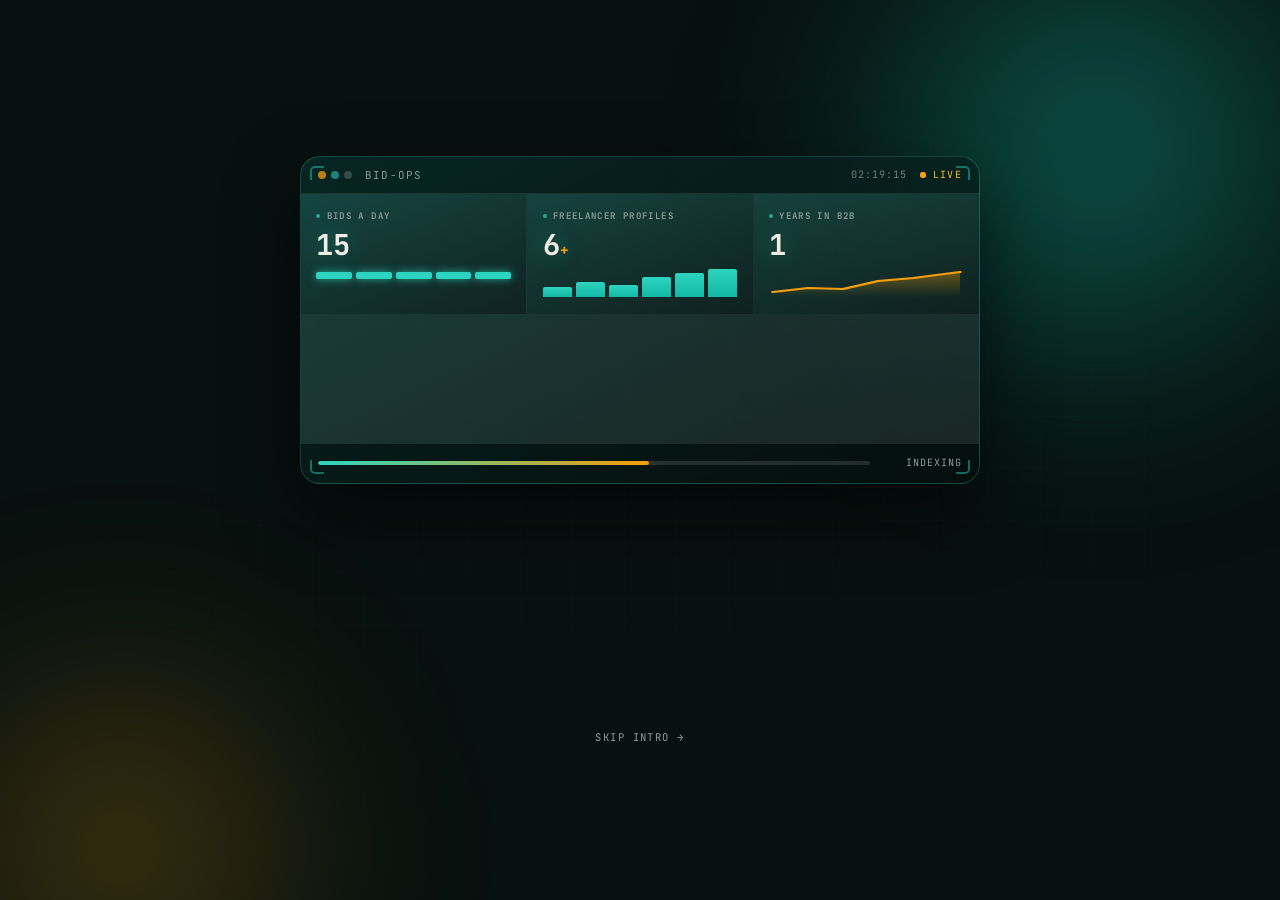
<file: index.html>
<!DOCTYPE html>
<html lang="en">
<head>
<meta charset="UTF-8">
<meta name="viewport" content="width=device-width, initial-scale=1.0">
<title>Vidhi Khandelwal — AI Automation &amp; GTM Operations</title>
<meta name="description" content="Vidhi Khandelwal — AI automation and GTM operations. I build the AI workflows and tools behind B2B business development.">

<meta property="og:type" content="profile">
<meta property="og:title" content="Vidhi Khandelwal — AI Automation &amp; GTM Operations">
<meta property="og:description" content="I build the systems behind business development — AI workflows, prospect research and CRM.">
<meta property="og:image" content="https://digitalprofilevidhikhandelwal.vercel.app/photos/og-image.jpg">
<meta property="og:image:width" content="1200">
<meta property="og:image:height" content="630">
<meta property="og:url" content="https://digitalprofilevidhikhandelwal.vercel.app/">
<meta property="og:site_name" content="Vidhi Khandelwal">
<meta name="twitter:card" content="summary_large_image">

<link rel="icon" href="data:image/svg+xml,%3Csvg xmlns='http://www.w3.org/2000/svg' viewBox='0 0 64 64'%3E%3Cdefs%3E%3ClinearGradient id='g' x1='0' y1='0' x2='1' y2='1'%3E%3Cstop offset='0' stop-color='%230d4f4a'/%3E%3Cstop offset='1' stop-color='%2314b8a6'/%3E%3C/linearGradient%3E%3C/defs%3E%3Crect width='64' height='64' rx='14' fill='url(%23g)'/%3E%3Ctext x='32' y='43' font-family='Georgia,serif' font-size='30' font-weight='bold' fill='white' text-anchor='middle'%3EVK%3C/text%3E%3C/svg%3E">

<link rel="preconnect" href="https://fonts.googleapis.com">
<link rel="preconnect" href="https://fonts.gstatic.com" crossorigin>
<link href="https://fonts.googleapis.com/css2?family=Fraunces:opsz,wght@9..144,600;9..144,700&family=Inter:wght@400;500;600&family=JetBrains+Mono:wght@400;500;600;700&display=swap" rel="stylesheet">

<link rel="prefetch" href="portfolio.html">
<link rel="prefetch" href="styles.css">

<style>
  *, *::before, *::after { margin: 0; padding: 0; box-sizing: border-box; }

  :root {
    --petrol: #0d4f4a;
    --teal: #14b8a6;
    --aqua: #2dd4bf;
    --amber: #f59e0b;
    --amber-lt: #fbbf24;
    --ink: #f2ede3;
    --dim: #8b9d99;
    --bg: #07110f;
    --edge: rgba(45,212,191,0.22);
    --font-display: "Fraunces", Georgia, serif;
    --font-body: "Inter", -apple-system, "Segoe UI", sans-serif;
    --font-mono: "JetBrains Mono", "SF Mono", Consolas, monospace;
  }

  html { height: 100%; }

  body {
    min-height: 100%;
    font-family: var(--font-body);
    background: var(--bg);
    color: var(--ink);
    display: grid;
    place-items: center;
    padding: 1.5rem 1.25rem;
  }

  /* ===== Ambience ===== */
  .fx { position: fixed; inset: 0; overflow: hidden; pointer-events: none; }
  .orb { position: absolute; border-radius: 50%; filter: blur(90px); }
  .orb-1 {
    width: 52vw; height: 52vw; max-width: 620px; max-height: 620px;
    top: -18%; right: -10%;
    background: radial-gradient(circle, rgba(20,184,166,0.48), transparent 68%);
    animation: drift1 26s ease-in-out infinite;
  }
  .orb-2 {
    width: 44vw; height: 44vw; max-width: 500px; max-height: 500px;
    bottom: -22%; left: -10%;
    background: radial-gradient(circle, rgba(245,158,11,0.3), transparent 68%);
    animation: drift2 33s ease-in-out infinite;
  }
  @keyframes drift1 {
    0%, 100% { transform: translate(0,0) scale(1); }
    50% { transform: translate(-8%, 10%) scale(1.16); }
  }
  @keyframes drift2 {
    0%, 100% { transform: translate(0,0) scale(1); }
    50% { transform: translate(11%, -9%) scale(1.2); }
  }
  .grid-bg {
    position: fixed; inset: 0; pointer-events: none; opacity: 0.45;
    background-image:
      linear-gradient(rgba(45,212,191,0.07) 1px, transparent 1px),
      linear-gradient(90deg, rgba(45,212,191,0.07) 1px, transparent 1px);
    background-size: 52px 52px;
    -webkit-mask-image: radial-gradient(ellipse 80% 70% at 50% 50%, #000, transparent 76%);
    mask-image: radial-gradient(ellipse 80% 70% at 50% 50%, #000, transparent 76%);
  }

  .stage { position: relative; z-index: 2; width: min(680px, 100%); }

  /* ================= Dashboard ================= */
  .dash {
    position: relative;
    border-radius: 20px;
    border: 1px solid var(--edge);
    background: linear-gradient(155deg, rgba(13,79,74,0.55), rgba(7,20,18,0.82));
    box-shadow: 0 30px 70px rgba(0,0,0,0.55);
    overflow: hidden;
    opacity: 0;
    transform: translateY(14px);
    animation: dashIn .7s cubic-bezier(.2,.8,.25,1) .1s forwards;
    transition: opacity .8s ease, transform .8s ease;
  }
  @keyframes dashIn { to { opacity: 1; transform: none; } }
  .dash.settled { opacity: .72; transform: scale(.985); }

  /* a scanline drifts down the panel, like a readout refreshing */
  .scan {
    position: absolute;
    left: 0; right: 0;
    height: 120px;
    top: -120px;
    pointer-events: none;
    z-index: 4;
    background: linear-gradient(to bottom, transparent, rgba(45,212,191,0.13) 55%, rgba(45,212,191,0.28) 78%, transparent);
    animation: scanRun 7s cubic-bezier(.5,0,.5,1) infinite;
  }
  @keyframes scanRun {
    0%   { transform: translateY(0); opacity: 0; }
    8%   { opacity: 1; }
    55%  { opacity: 1; }
    70%, 100% { transform: translateY(560px); opacity: 0; }
  }

  /* HUD corner brackets */
  .corners { position: absolute; inset: 9px; pointer-events: none; z-index: 3; }
  .corners i {
    position: absolute;
    width: 14px; height: 14px;
    border: 2px solid rgba(45,212,191,0.45);
  }
  .corners i:nth-child(1) { top: 0; left: 0; border-right: 0; border-bottom: 0; border-radius: 5px 0 0 0; }
  .corners i:nth-child(2) { top: 0; right: 0; border-left: 0; border-bottom: 0; border-radius: 0 5px 0 0; }
  .corners i:nth-child(3) { bottom: 0; left: 0; border-right: 0; border-top: 0; border-radius: 0 0 0 5px; }
  .corners i:nth-child(4) { bottom: 0; right: 0; border-left: 0; border-top: 0; border-radius: 0 0 5px 0; }

  .dash-bar {
    position: relative;
    z-index: 2;
    display: flex;
    align-items: center;
    gap: .8rem;
    padding: .7rem 1.05rem;
    border-bottom: 1px solid rgba(255,255,255,0.09);
    background: rgba(0,0,0,0.26);
  }
  .dots { display: flex; gap: 5px; }
  .dots i { width: 8px; height: 8px; border-radius: 50%; background: rgba(255,255,255,0.18); }
  .dots i:nth-child(1) { background: rgba(245,158,11,0.75); }
  .dots i:nth-child(2) { background: rgba(45,212,191,0.55); }
  .dash-title {
    font-family: var(--font-mono);
    font-size: .68rem;
    letter-spacing: .12em;
    text-transform: uppercase;
    color: var(--dim);
  }
  .clock {
    margin-left: auto;
    font-family: var(--font-mono);
    font-size: .64rem;
    letter-spacing: .1em;
    color: rgba(242,237,227,0.45);
    font-variant-numeric: tabular-nums;
  }
  .dash-live {
    display: inline-flex;
    align-items: center;
    gap: .4rem;
    font-family: var(--font-mono);
    font-size: .62rem;
    letter-spacing: .14em;
    text-transform: uppercase;
    color: var(--amber-lt);
  }
  .dash-live i {
    position: relative;
    width: 6px; height: 6px; border-radius: 50%;
    background: var(--amber);
  }
  .dash-live i::after {
    content: "";
    position: absolute; inset: 0;
    border-radius: 50%;
    background: var(--amber);
    animation: ping 2s cubic-bezier(0,0,.2,1) infinite;
  }
  @keyframes ping { 70%, 100% { transform: scale(2.6); opacity: 0; } }

  /* ===== Tiles ===== */
  .tiles {
    position: relative;
    z-index: 2;
    display: grid;
    grid-template-columns: repeat(3, 1fr);
    gap: 1px;
    background: rgba(255,255,255,0.07);
  }
  .tile {
    position: relative;
    background: linear-gradient(160deg, rgba(13,79,74,0.42), rgba(7,20,18,0.55));
    padding: 1rem .95rem 1.05rem;
    opacity: 0;
    transform: translateY(10px);
    transition: opacity .5s ease, transform .5s cubic-bezier(.2,.8,.25,1);
  }
  .tile.on { opacity: 1; transform: none; }
  .tile.wide { grid-column: 1 / -1; }

  .t-lab {
    display: flex;
    align-items: center;
    gap: .4rem;
    font-family: var(--font-mono);
    font-size: .57rem;
    font-weight: 600;
    letter-spacing: .15em;
    text-transform: uppercase;
    color: var(--dim);
    margin-bottom: .55rem;
  }
  .t-lab::before {
    content: "";
    width: 4px; height: 4px;
    border-radius: 50%;
    background: var(--aqua);
    opacity: .7;
    flex: none;
  }
  .t-val {
    font-family: var(--font-mono);
    font-size: 1.8rem;
    font-weight: 700;
    line-height: 1;
    letter-spacing: -.02em;
    color: var(--ink);
    display: flex;
    align-items: baseline;
    text-shadow: 0 0 22px rgba(45,212,191,0.35);
  }
  .t-val em { font-style: normal; font-size: .9rem; color: var(--amber); margin-left: 1px; }

  /* five blocks fill in */
  .blocks { display: flex; gap: 4px; margin-top: .75rem; }
  .blocks i {
    height: 7px;
    flex: 1;
    border-radius: 2px;
    background: rgba(255,255,255,0.1);
    transition: background .35s ease, box-shadow .35s ease;
  }
  .blocks i.lit {
    background: var(--aqua);
    box-shadow: 0 0 9px rgba(45,212,191,0.75);
  }

  /* six bars grow */
  .bars { display: flex; align-items: flex-end; gap: 4px; height: 28px; margin-top: .6rem; }
  .bars i {
    flex: 1;
    border-radius: 2px 2px 0 0;
    height: 0;
    background: linear-gradient(to top, var(--teal), var(--aqua));
    transition: height .6s cubic-bezier(.2,.8,.25,1);
  }

  /* sparkline with an area fill */
  .spark { width: 100%; height: 28px; margin-top: .6rem; display: block; }
  .spark .area {
    fill: url(#sparkFill);
    opacity: 0;
    transition: opacity .7s ease .45s;
  }
  .spark .line {
    fill: none;
    stroke: var(--amber);
    stroke-width: 2;
    stroke-linecap: round;
    stroke-linejoin: round;
    stroke-dasharray: 130;
    stroke-dashoffset: 130;
    transition: stroke-dashoffset 1.1s ease;
  }
  .tile.on .spark .line { stroke-dashoffset: 0; }
  .tile.on .spark .area { opacity: 1; }

  /* ===== Data pipeline ===== */
  .flow {
    display: flex;
    align-items: center;
    gap: .45rem;
    margin-top: .85rem;
  }
  .node {
    display: flex;
    flex-direction: column;
    align-items: center;
    gap: .42rem;
    flex: none;
    width: 92px;
    opacity: .34;
    transition: opacity .45s ease;
  }
  .node.lit { opacity: 1; }
  .n-ico {
    width: 40px; height: 40px;
    border-radius: 13px;
    display: grid;
    place-items: center;
    background: rgba(255,255,255,0.05);
    border: 1px solid rgba(255,255,255,0.14);
    color: var(--dim);
    transition: background .45s ease, border-color .45s ease, color .45s ease, box-shadow .45s ease, transform .45s cubic-bezier(.2,.8,.25,1);
  }
  .node.lit .n-ico {
    background: linear-gradient(145deg, var(--petrol), var(--teal));
    border-color: rgba(45,212,191,0.65);
    color: #eafffb;
    transform: translateY(-2px);
    box-shadow: 0 0 0 4px rgba(45,212,191,0.1), 0 0 22px rgba(45,212,191,0.5);
  }
  .n-ico svg { width: 18px; height: 18px; }
  .node span {
    font-family: var(--font-mono);
    font-size: .54rem;
    letter-spacing: .1em;
    text-transform: uppercase;
    color: var(--dim);
    text-align: center;
    line-height: 1.35;
    transition: color .45s ease;
  }
  .node.lit span { color: var(--ink); }

  .wire {
    flex: 1;
    height: 2px;
    position: relative;
    min-width: 18px;
    background: rgba(255,255,255,0.12);
    border-radius: 2px;
  }
  .wire::before {
    content: "";
    position: absolute;
    inset: 0;
    width: 0;
    background: linear-gradient(90deg, var(--teal), var(--aqua));
    border-radius: 2px;
    transition: width .65s ease;
  }
  .wire.lit::before { width: 100%; }
  .pkt {
    position: absolute;
    top: 50%;
    left: 0;
    width: 7px; height: 7px;
    margin-top: -3.5px;
    border-radius: 50%;
    background: var(--amber-lt);
    box-shadow: 0 0 10px 2px rgba(251,191,36,0.85);
    opacity: 0;
  }
  .wire.lit .pkt { animation: pktRun 1.7s linear infinite; }
  .wire.lit .pkt:nth-child(2) { animation-delay: .85s; }
  @keyframes pktRun {
    0%   { left: 0;    opacity: 0; }
    12%  { opacity: 1; }
    88%  { opacity: 1; }
    100% { left: 100%; opacity: 0; }
  }

  /* ===== Footer ===== */
  .dash-foot {
    position: relative;
    z-index: 2;
    display: flex;
    align-items: center;
    gap: .9rem;
    padding: .75rem 1.05rem .85rem;
    border-top: 1px solid rgba(255,255,255,0.09);
    background: rgba(0,0,0,0.26);
  }
  .load {
    flex: 1;
    height: 4px;
    border-radius: 4px;
    background: rgba(255,255,255,0.12);
    overflow: hidden;
  }
  .load span {
    display: block;
    height: 100%;
    width: 0;
    border-radius: 4px;
    background: linear-gradient(90deg, var(--aqua), var(--amber));
    box-shadow: 0 0 12px rgba(45,212,191,0.5);
    transition: width .45s ease;
  }
  .status {
    font-family: var(--font-mono);
    font-size: .63rem;
    letter-spacing: .1em;
    text-transform: uppercase;
    color: var(--dim);
    white-space: nowrap;
    min-width: 13ch;
    text-align: right;
  }
  .status.done { color: var(--amber-lt); }

  /* ================= Card ================= */
  .card {
    margin-top: 1.1rem;
    border-radius: 22px;
    padding: clamp(1.1rem, 3.5vw, 1.6rem);
    background: linear-gradient(150deg, rgba(13,79,74,0.92), rgba(7,24,22,0.95));
    border: 1px solid rgba(45,212,191,0.32);
    box-shadow: 0 34px 80px rgba(0,0,0,0.6);
    display: flex;
    align-items: center;
    gap: clamp(.9rem, 3vw, 1.4rem);
    position: relative;
    overflow: hidden;
    opacity: 0;
    transform: translateY(24px);
    transition: opacity .7s cubic-bezier(.2,.8,.25,1), transform .7s cubic-bezier(.2,.8,.25,1);
  }
  .card.in { opacity: 1; transform: none; }
  .card::after {
    content: "";
    position: absolute; inset: 0;
    background: linear-gradient(115deg, transparent 32%, rgba(255,255,255,0.08) 46%, transparent 60%);
    pointer-events: none;
  }

  .avatar {
    width: clamp(66px, 16vw, 84px);
    height: clamp(66px, 16vw, 84px);
    border-radius: 18px;
    object-fit: cover;
    object-position: center 28%;
    flex: none;
    border: 2px solid rgba(255,255,255,0.22);
    display: block;
  }
  .who { flex: 1; min-width: 0; }
  .who .tag {
    font-family: var(--font-mono);
    font-size: .6rem;
    letter-spacing: .18em;
    text-transform: uppercase;
    color: var(--amber);
    display: block;
    margin-bottom: .3rem;
  }
  .who h1 {
    font-family: var(--font-display);
    font-size: clamp(1.3rem, 4.4vw, 1.85rem);
    font-weight: 700;
    line-height: 1.1;
    letter-spacing: -.02em;
  }
  .who p {
    font-size: clamp(.76rem, 2.2vw, .88rem);
    color: rgba(242,237,227,0.72);
    margin-top: .3rem;
    line-height: 1.5;
  }

  .enter {
    margin-top: 1rem;
    width: 100%;
    display: inline-flex;
    align-items: center;
    justify-content: center;
    gap: .6rem;
    font-family: var(--font-body);
    font-size: .95rem;
    font-weight: 600;
    padding: .9rem 1.8rem;
    border-radius: 999px;
    border: none;
    cursor: pointer;
    color: #06211d;
    background: linear-gradient(120deg, var(--aqua), #7ee7d8 45%, var(--amber));
    background-size: 200% 100%;
    box-shadow: 0 14px 34px -12px rgba(45,212,191,0.75);
    transition: transform .22s, box-shadow .22s, background-position .5s;
    opacity: 0;
    transform: translateY(16px);
  }
  .enter.in {
    opacity: 1;
    transform: none;
    transition: opacity .55s .1s, transform .55s .1s, background-position .5s, box-shadow .22s;
  }
  .enter:hover {
    background-position: 100% 0;
    transform: translateY(-3px);
    box-shadow: 0 20px 44px -12px rgba(45,212,191,0.9);
  }
  .enter:active { transform: translateY(-1px); }
  .enter svg { width: 17px; height: 17px; }

  .skip {
    display: block;
    margin: .9rem auto 0;
    font-family: var(--font-mono);
    font-size: .66rem;
    letter-spacing: .14em;
    text-transform: uppercase;
    color: var(--dim);
    background: none;
    border: none;
    cursor: pointer;
    transition: color .2s;
  }
  .skip:hover { color: var(--ink); }

  :focus-visible { outline: 2px solid var(--aqua); outline-offset: 3px; border-radius: 6px; }

  body.leaving .stage {
    opacity: 0;
    transform: scale(1.03) translateY(-12px);
    transition: opacity .45s ease, transform .45s ease;
  }

  @media (max-width: 560px) {
    .t-val { font-size: 1.35rem; }
    .t-lab { font-size: .5rem; letter-spacing: .08em; }
    .tile { padding: .8rem .65rem .85rem; }
    .node { width: 66px; }
    .n-ico { width: 34px; height: 34px; border-radius: 11px; }
    .n-ico svg { width: 15px; height: 15px; }
    .node span { font-size: .46rem; }
    .clock { display: none; }
    .status { min-width: 0; font-size: .56rem; }
    .card { flex-direction: column; text-align: center; }
  }

  @media (prefers-reduced-motion: reduce) {
    .orb, .dash-live i::after, .scan, .wire.lit .pkt { animation: none; }
    .scan { display: none; }
    .dash { opacity: 1; transform: none; animation: none; }
    .dash.settled { opacity: 1; transform: none; }
    .tile, .card, .enter { opacity: 1; transform: none; transition: none; }
    .spark .line { stroke-dashoffset: 0; }
    .spark .area { opacity: 1; }
  }
</style>
</head>

<body>

<div class="fx" aria-hidden="true">
  <span class="orb orb-1"></span>
  <span class="orb orb-2"></span>
</div>
<div class="grid-bg" aria-hidden="true"></div>

<main class="stage">

  <!-- ===== Dashboard boots ===== -->
  <section class="dash" id="dash" aria-hidden="true">
    <span class="scan"></span>
    <span class="corners"><i></i><i></i><i></i><i></i></span>

    <header class="dash-bar">
      <span class="dots"><i></i><i></i><i></i></span>
      <span class="dash-title">bid&#8209;ops</span>
      <span class="clock" id="clock">--:--:--</span>
      <span class="dash-live"><i></i> live</span>
    </header>

    <div class="tiles">
      <div class="tile" id="tile1">
        <span class="t-lab">Bids a day</span>
        <span class="t-val"><b class="num" data-to="15">0</b></span>
        <div class="blocks"><i></i><i></i><i></i><i></i><i></i></div>
      </div>

      <div class="tile" id="tile2">
        <span class="t-lab">Freelancer profiles</span>
        <span class="t-val"><b class="num" data-to="6">0</b><em>+</em></span>
        <div class="bars"><i></i><i></i><i></i><i></i><i></i><i></i></div>
      </div>

      <div class="tile" id="tile3">
        <span class="t-lab">Years in B2B</span>
        <span class="t-val"><b class="num" data-to="2">0</b></span>
        <svg class="spark" viewBox="0 0 100 28" preserveAspectRatio="none" aria-hidden="true">
          <defs>
            <linearGradient id="sparkFill" x1="0" y1="0" x2="0" y2="1">
              <stop offset="0%" stop-color="#f59e0b" stop-opacity="0.38"/>
              <stop offset="100%" stop-color="#f59e0b" stop-opacity="0"/>
            </linearGradient>
          </defs>
          <path class="area" d="M2,23 L20,19 L38,20 L56,12 L74,9 L98,3 L98,28 L2,28 Z"/>
          <path class="line" d="M2,23 L20,19 L38,20 L56,12 L74,9 L98,3"/>
        </svg>
      </div>

      <div class="tile wide" id="tile4">
        <span class="t-lab">Proposal pipeline</span>
        <div class="flow">

          <div class="node" data-node="0">
            <span class="n-ico">
              <svg viewBox="0 0 24 24" fill="none" stroke="currentColor" stroke-width="2" stroke-linecap="round" stroke-linejoin="round">
                <path d="M12 3v12"/><path d="m7 10 5 5 5-5"/><path d="M4 19h16"/>
              </svg>
            </span>
            <span>Job<br>feed</span>
          </div>

          <div class="wire" data-wire="0"><span class="pkt"></span><span class="pkt"></span></div>

          <div class="node" data-node="1">
            <span class="n-ico">
              <svg viewBox="0 0 24 24" fill="none" stroke="currentColor" stroke-width="2" stroke-linecap="round" stroke-linejoin="round">
                <ellipse cx="12" cy="5" rx="8" ry="3"/><path d="M4 5v6c0 1.7 3.6 3 8 3s8-1.3 8-3V5"/><path d="M4 11v6c0 1.7 3.6 3 8 3s8-1.3 8-3v-6"/>
              </svg>
            </span>
            <span>Claude<br>knowledge</span>
          </div>

          <div class="wire" data-wire="1"><span class="pkt"></span><span class="pkt"></span></div>

          <div class="node" data-node="2">
            <span class="n-ico">
              <svg viewBox="0 0 24 24" fill="none" stroke="currentColor" stroke-width="2" stroke-linecap="round" stroke-linejoin="round">
                <path d="M14 2H6a2 2 0 0 0-2 2v16a2 2 0 0 0 2 2h12a2 2 0 0 0 2-2V8z"/><path d="M14 2v6h6"/><path d="M8 13h8M8 17h5"/>
              </svg>
            </span>
            <span>Tailored<br>proposal</span>
          </div>

        </div>
      </div>
    </div>

    <footer class="dash-foot">
      <span class="load"><span id="loadFill"></span></span>
      <span class="status" id="status">booting</span>
    </footer>
  </section>

  <!-- ===== Then the card ===== -->
  <section class="card" id="card">
    <img class="avatar" src="photos/boardroom.jpg" alt="Vidhi Khandelwal" width="779" height="779">
    <div class="who">
      <span class="tag">AI Automation · GTM &amp; Sales Ops</span>
      <h1>Vidhi Khandelwal</h1>
      <p>I build the systems behind business development — AI workflows, prospect research and CRM.</p>
    </div>
  </section>

  <button class="enter" id="enter" type="button">
    Enter the console
    <svg viewBox="0 0 24 24" fill="none" stroke="currentColor" stroke-width="2.2" stroke-linecap="round" stroke-linejoin="round" aria-hidden="true">
      <path d="M5 12h14M13 6l6 6-6 6"/>
    </svg>
  </button>

  <button class="skip" id="skip" type="button">skip intro &rarr;</button>

</main>

<script>
(function () {
  "use strict";

  var DEST = "portfolio.html";
  var reduced = window.matchMedia("(prefers-reduced-motion: reduce)").matches;

  var dash     = document.getElementById("dash");
  var card     = document.getElementById("card");
  var enter    = document.getElementById("enter");
  var skip     = document.getElementById("skip");
  var loadFill = document.getElementById("loadFill");
  var statusEl = document.getElementById("status");
  var clockEl  = document.getElementById("clock");

  var timers = [];
  function after(ms, fn) { timers.push(setTimeout(fn, ms)); }

  /* ---- live clock in the title bar ---- */
  function tickClock() {
    var d = new Date();
    var p = function (n) { return String(n).padStart(2, "0"); };
    clockEl.textContent = p(d.getHours()) + ":" + p(d.getMinutes()) + ":" + p(d.getSeconds());
  }
  tickClock();
  setInterval(tickClock, 1000);

  /* ---- leaving ---- */
  var entered = false;
  function go() {
    if (entered) return;
    entered = true;
    timers.forEach(clearTimeout);
    document.body.classList.add("leaving");
    setTimeout(function () { window.location.href = DEST; }, reduced ? 0 : 420);
  }
  /* Coming back with the Back button, the browser restores this page as it was when it left:
     faded out and locked. Show the finished dashboard again so Enter works. */
  window.addEventListener("pageshow", function (e) {
    if (!e.persisted) return;
    entered = false;
    document.body.classList.remove("leaving");
    runAll(true);
  });
  enter.addEventListener("click", go);
  skip.addEventListener("click", go);
  document.addEventListener("keydown", function (e) {
    if ((e.key === "Enter" || e.key === " ") && card.classList.contains("in")) {
      e.preventDefault();
      go();
    }
  });

  /* ---- count up ---- */
  function countTo(el) {
    var target = parseInt(el.dataset.to, 10);
    if (isNaN(target)) return;
    if (reduced) { el.textContent = target; return; }

    var start = null, dur = 750;
    function step(ts) {
      if (start === null) start = ts;
      var p = Math.min((ts - start) / dur, 1);
      el.textContent = Math.round(target * (1 - Math.pow(1 - p, 3)));
      if (p < 1) requestAnimationFrame(step);
      else el.textContent = target;
    }
    requestAnimationFrame(step);
  }

  /* ---- one tile comes alive ---- */
  function runTile(id) {
    var tile = document.getElementById(id);
    if (!tile) return;
    tile.classList.add("on");

    var num = tile.querySelector(".num");
    if (num) countTo(num);

    tile.querySelectorAll(".blocks i").forEach(function (b, i) {
      after(reduced ? 0 : 90 + i * 110, function () { b.classList.add("lit"); });
    });

    var heights = [38, 55, 44, 72, 86, 100];
    tile.querySelectorAll(".bars i").forEach(function (b, i) {
      after(reduced ? 0 : 80 + i * 80, function () { b.style.height = heights[i] + "%"; });
    });
  }

  /* ---- the pipeline lights up node by node ---- */
  function runPipeline() {
    var tile = document.getElementById("tile4");
    tile.classList.add("on");

    var nodes = tile.querySelectorAll(".node");
    var wires = tile.querySelectorAll(".wire");

    if (reduced) {
      nodes.forEach(function (n) { n.classList.add("lit"); });
      wires.forEach(function (w) { w.classList.add("lit"); });
      return;
    }

    nodes[0].classList.add("lit");
    after(380,  function () { wires[0].classList.add("lit"); });
    after(720,  function () { nodes[1].classList.add("lit"); });
    after(1000, function () { wires[1].classList.add("lit"); });
    after(1340, function () { nodes[2].classList.add("lit"); });
  }

  /* ---- sequence ---- */
  var STEPS = [
    { at:  350, pct: 16, text: "connecting",   run: function () { runTile("tile1"); } },
    { at:  850, pct: 40, text: "loading profiles",  run: function () { runTile("tile2"); } },
    { at: 1350, pct: 60, text: "indexing",     run: function () { runTile("tile3"); } },
    { at: 1850, pct: 82, text: "drafting proposals", run: runPipeline },
    { at: 3050, pct: 100, text: "ready" }
  ];

  function showCard() {
    dash.classList.add("settled");
    card.classList.add("in");
    enter.classList.add("in");
    try { enter.focus({ preventScroll: true }); } catch (e) {}
  }

  function runAll(instant) {
    STEPS.forEach(function (s) {
      after(instant ? 0 : s.at, function () {
        loadFill.style.width = s.pct + "%";
        statusEl.textContent = s.text;
        if (s.pct === 100) statusEl.classList.add("done");
        if (s.run) s.run();
      });
    });
    after(instant ? 0 : 3350, showCard);
  }

  var seen = false;
  try { seen = sessionStorage.getItem("gate-v4") === "1"; } catch (e) {}

  if (reduced || seen) {
    runAll(true);
  } else {
    try { sessionStorage.setItem("gate-v4", "1"); } catch (e) {}
    runAll(false);
  }
})();
</script>
</body>
</html>
</file>
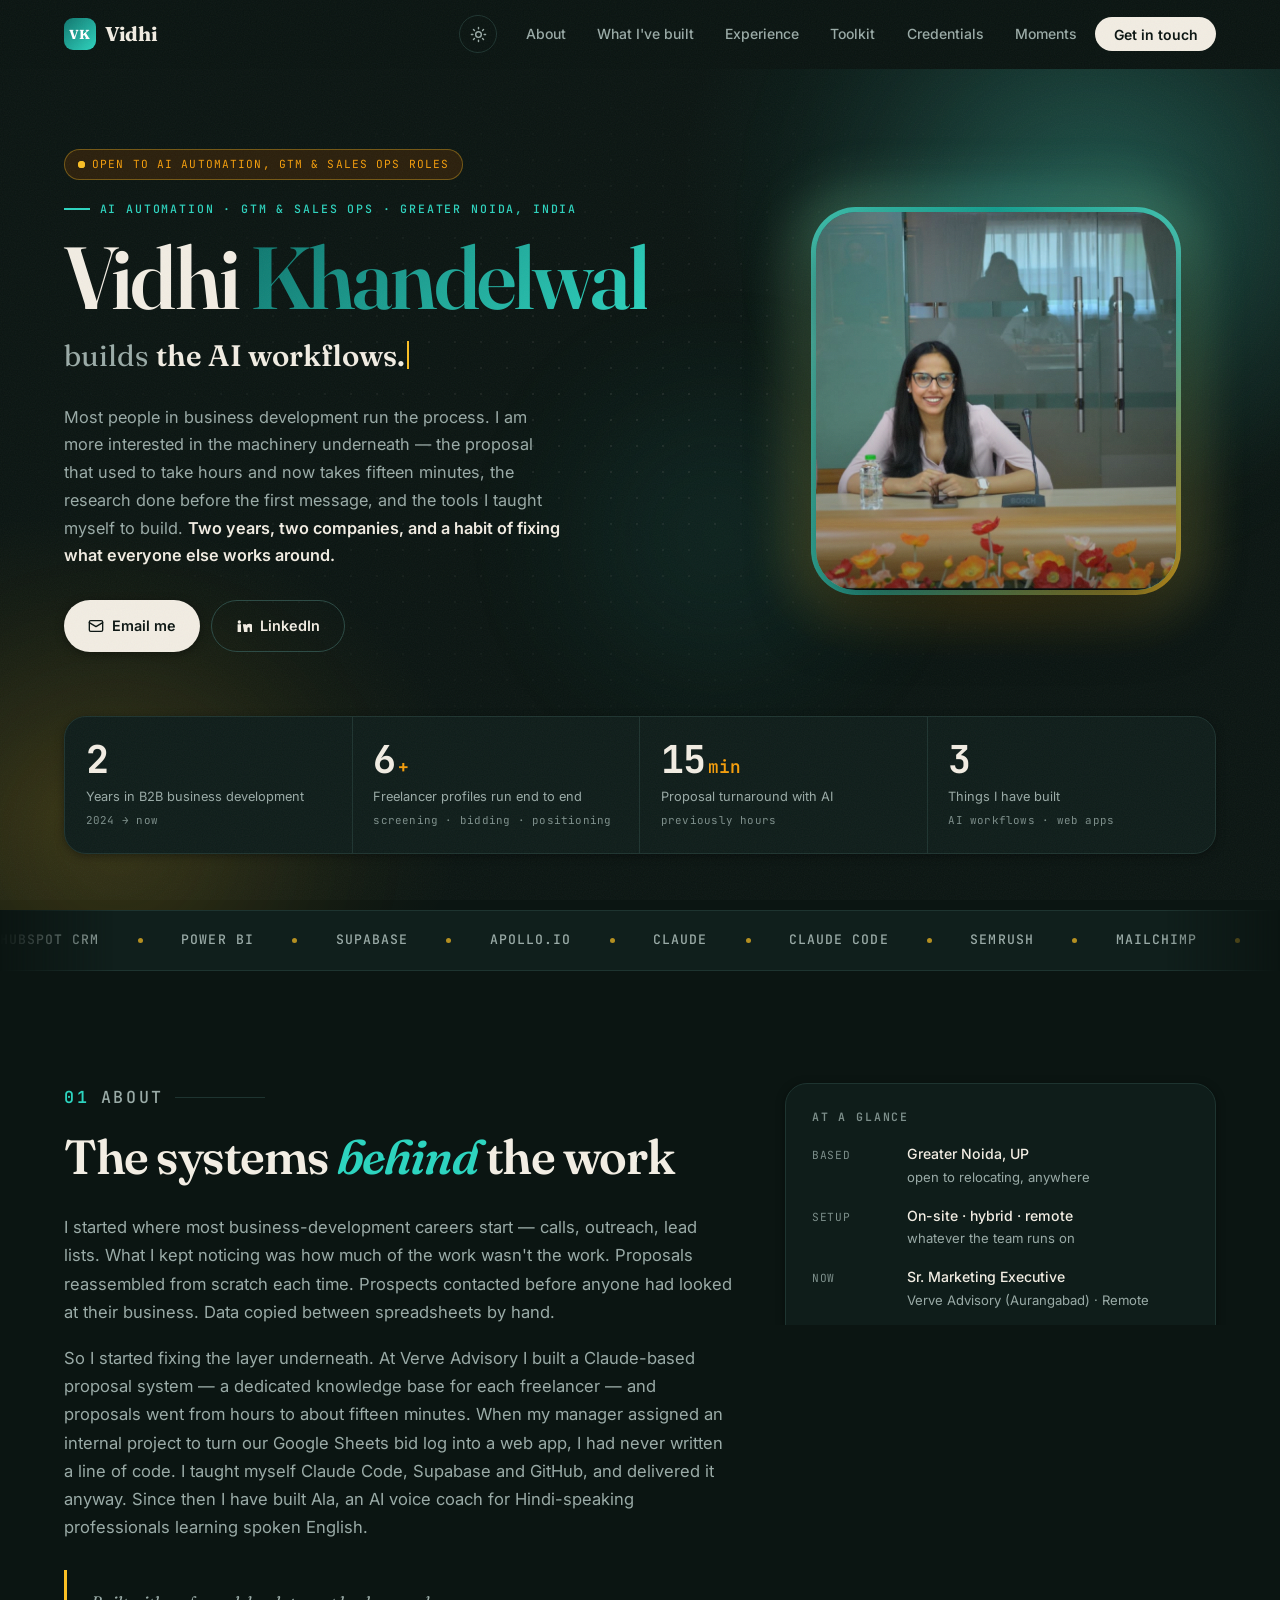
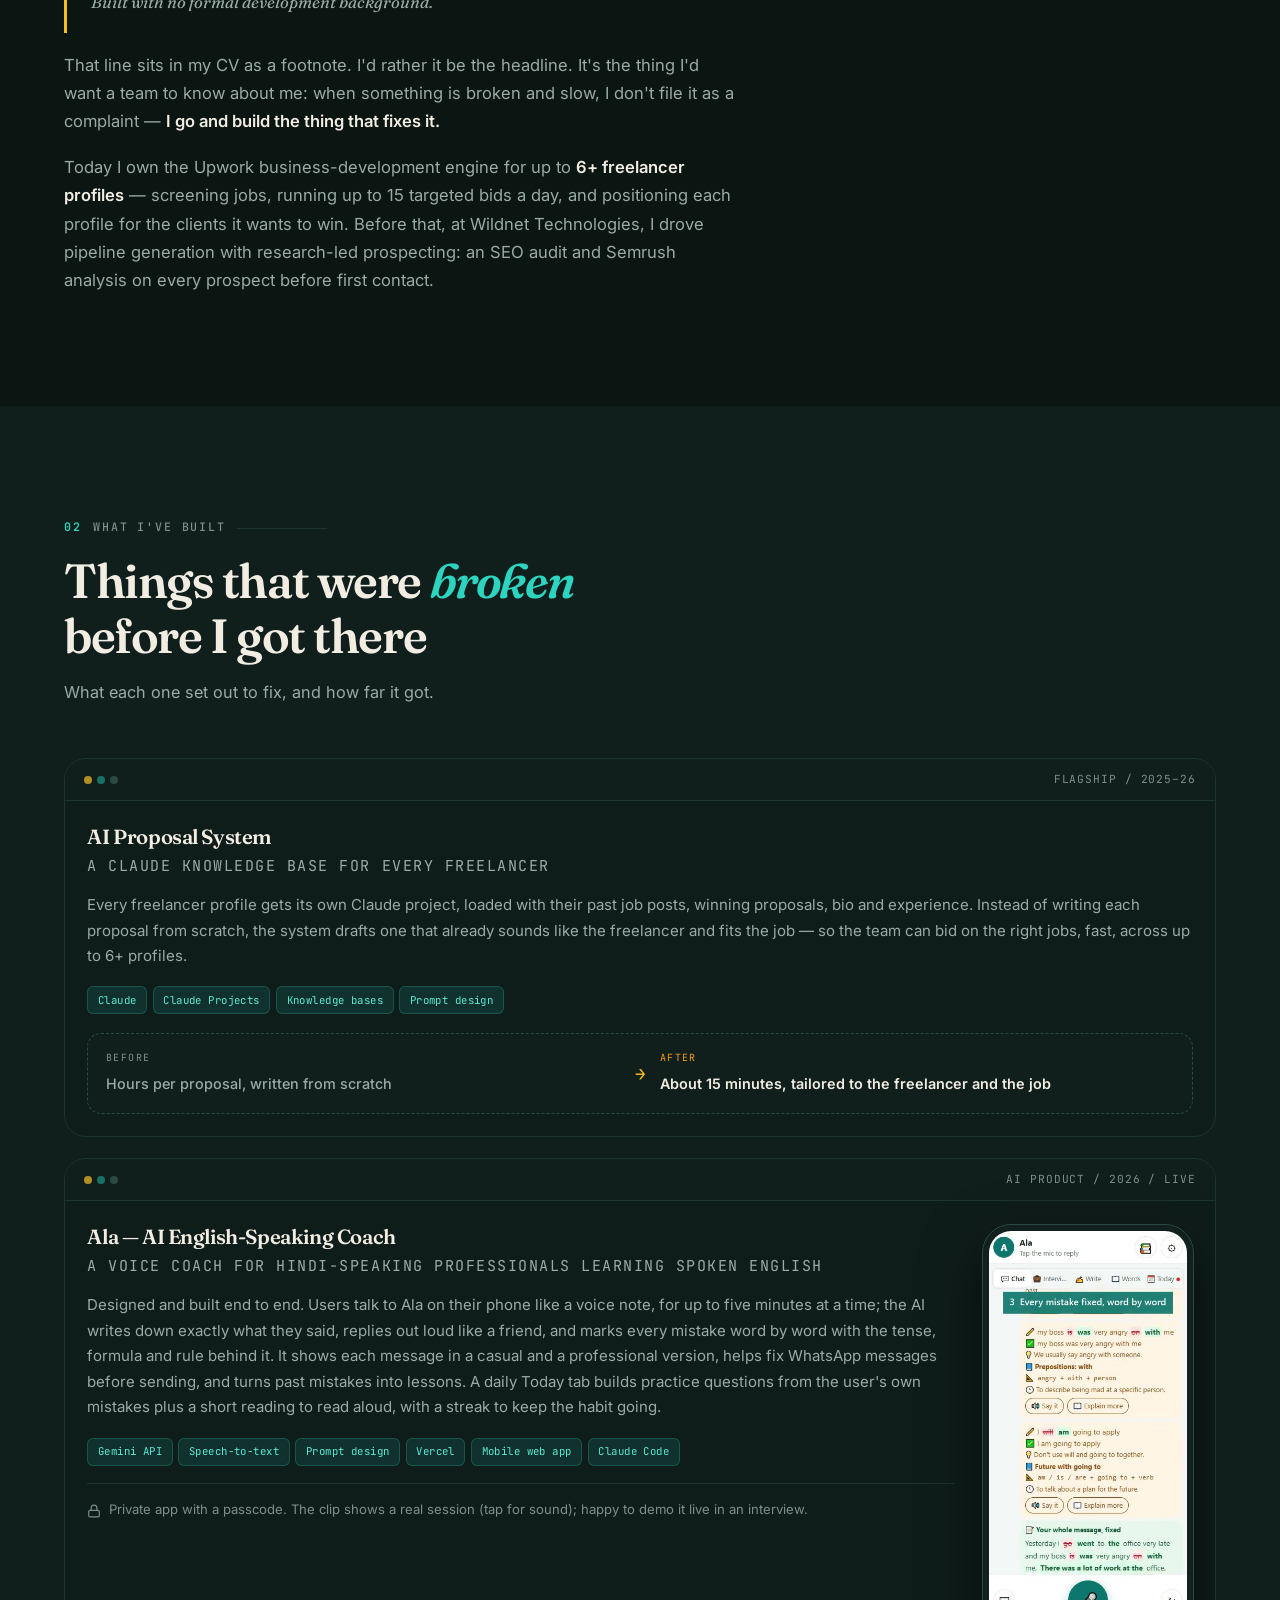
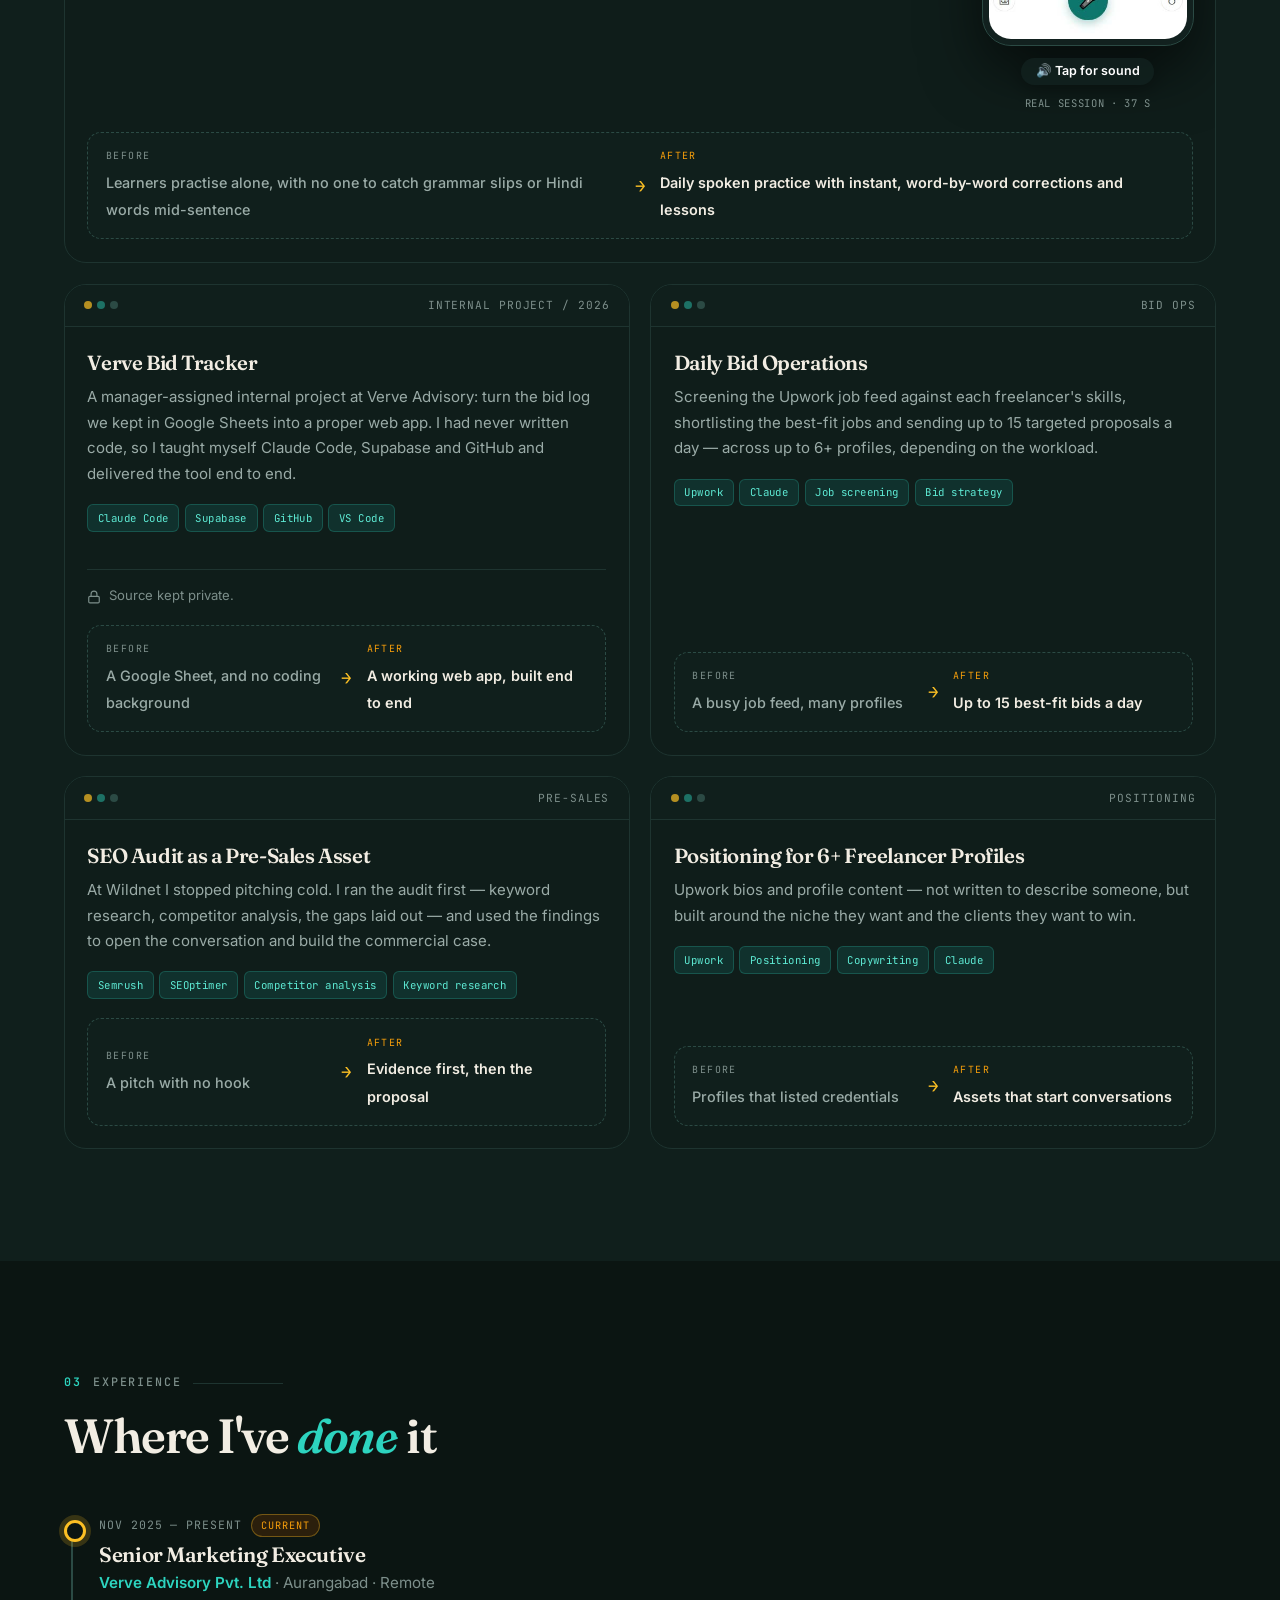
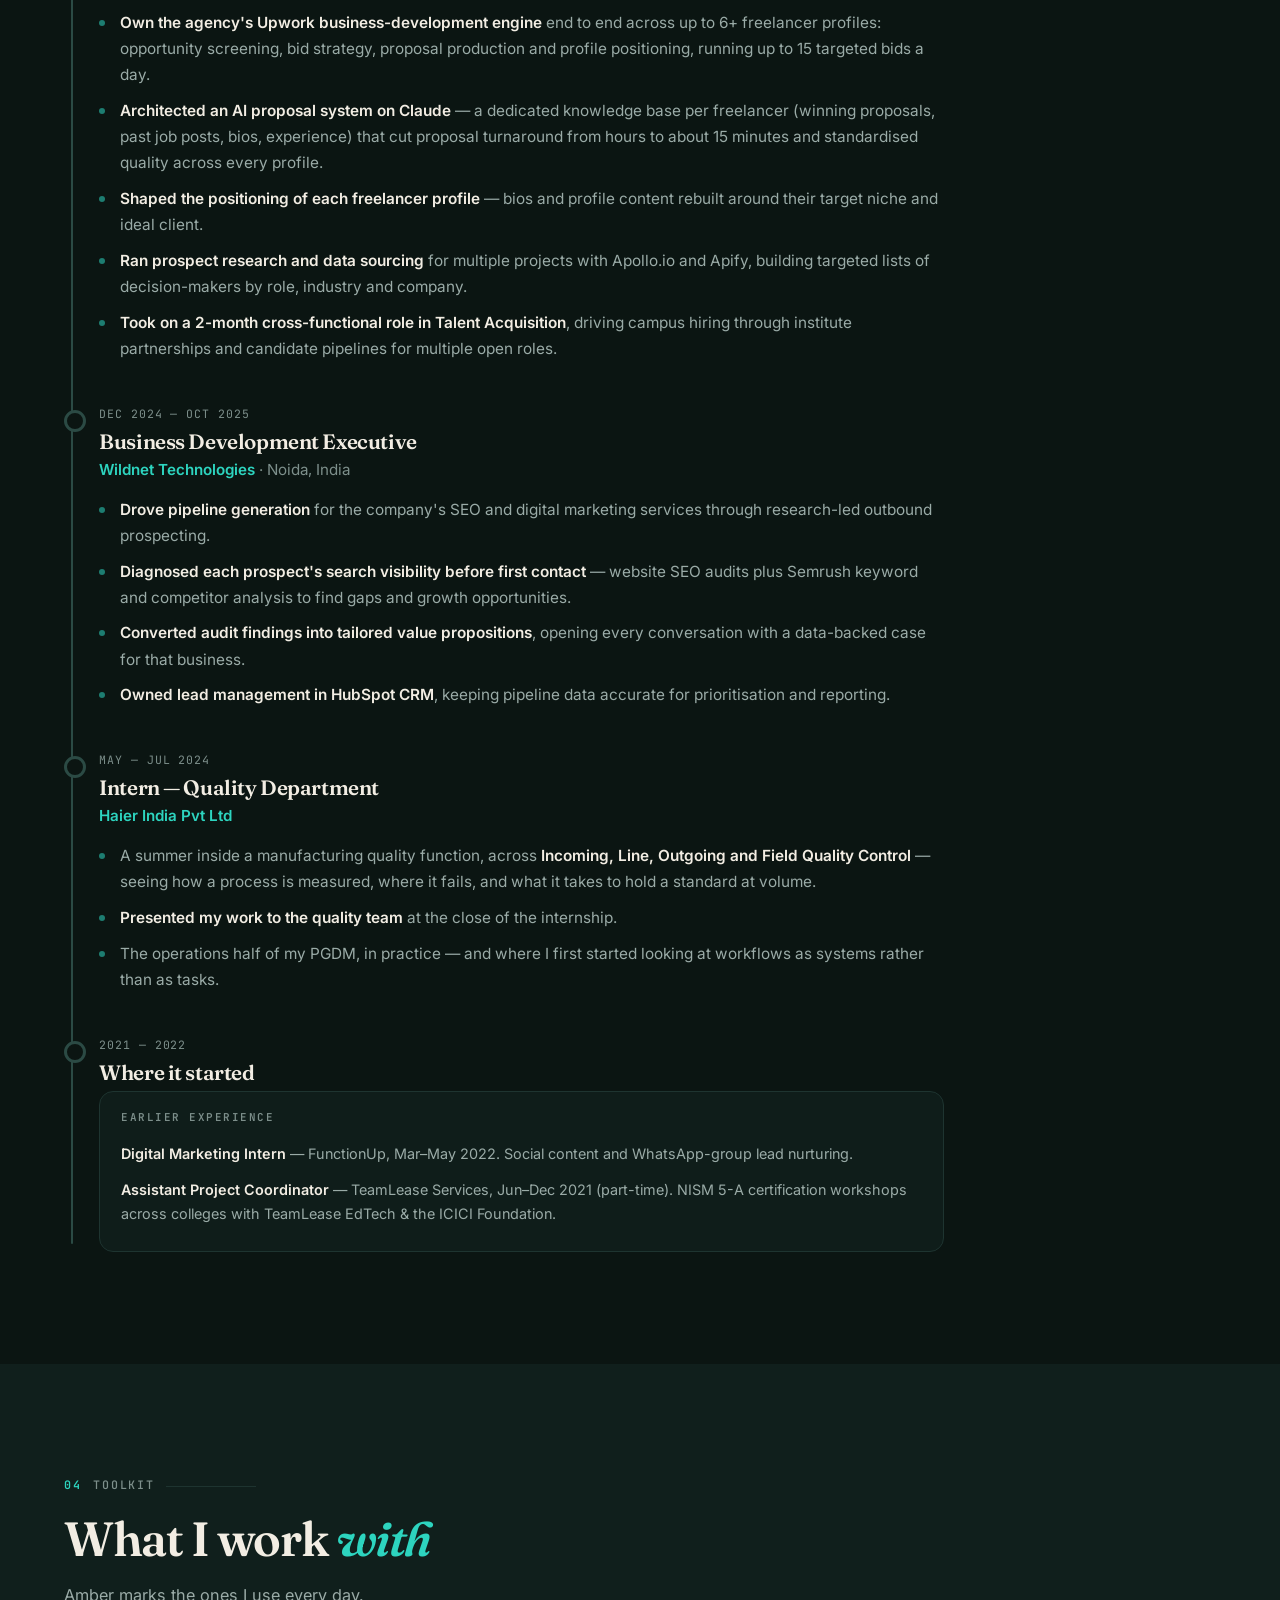
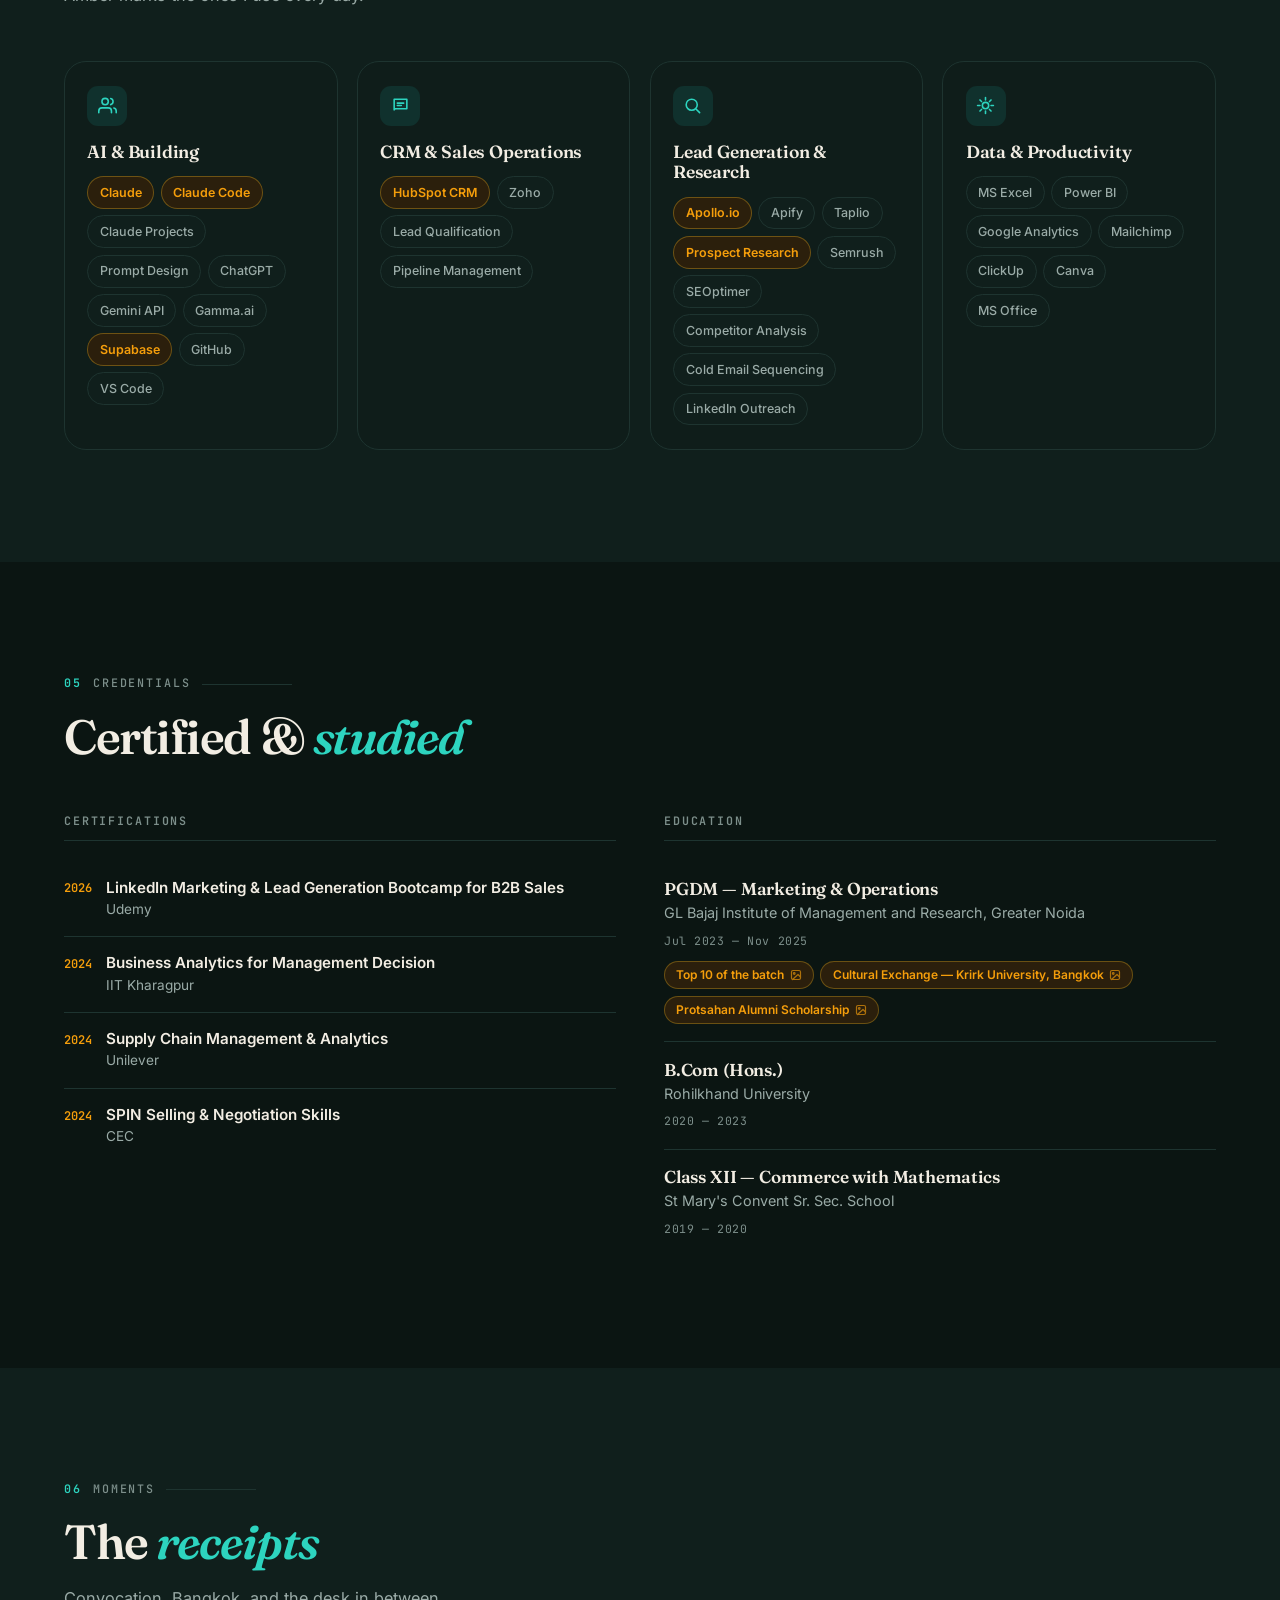
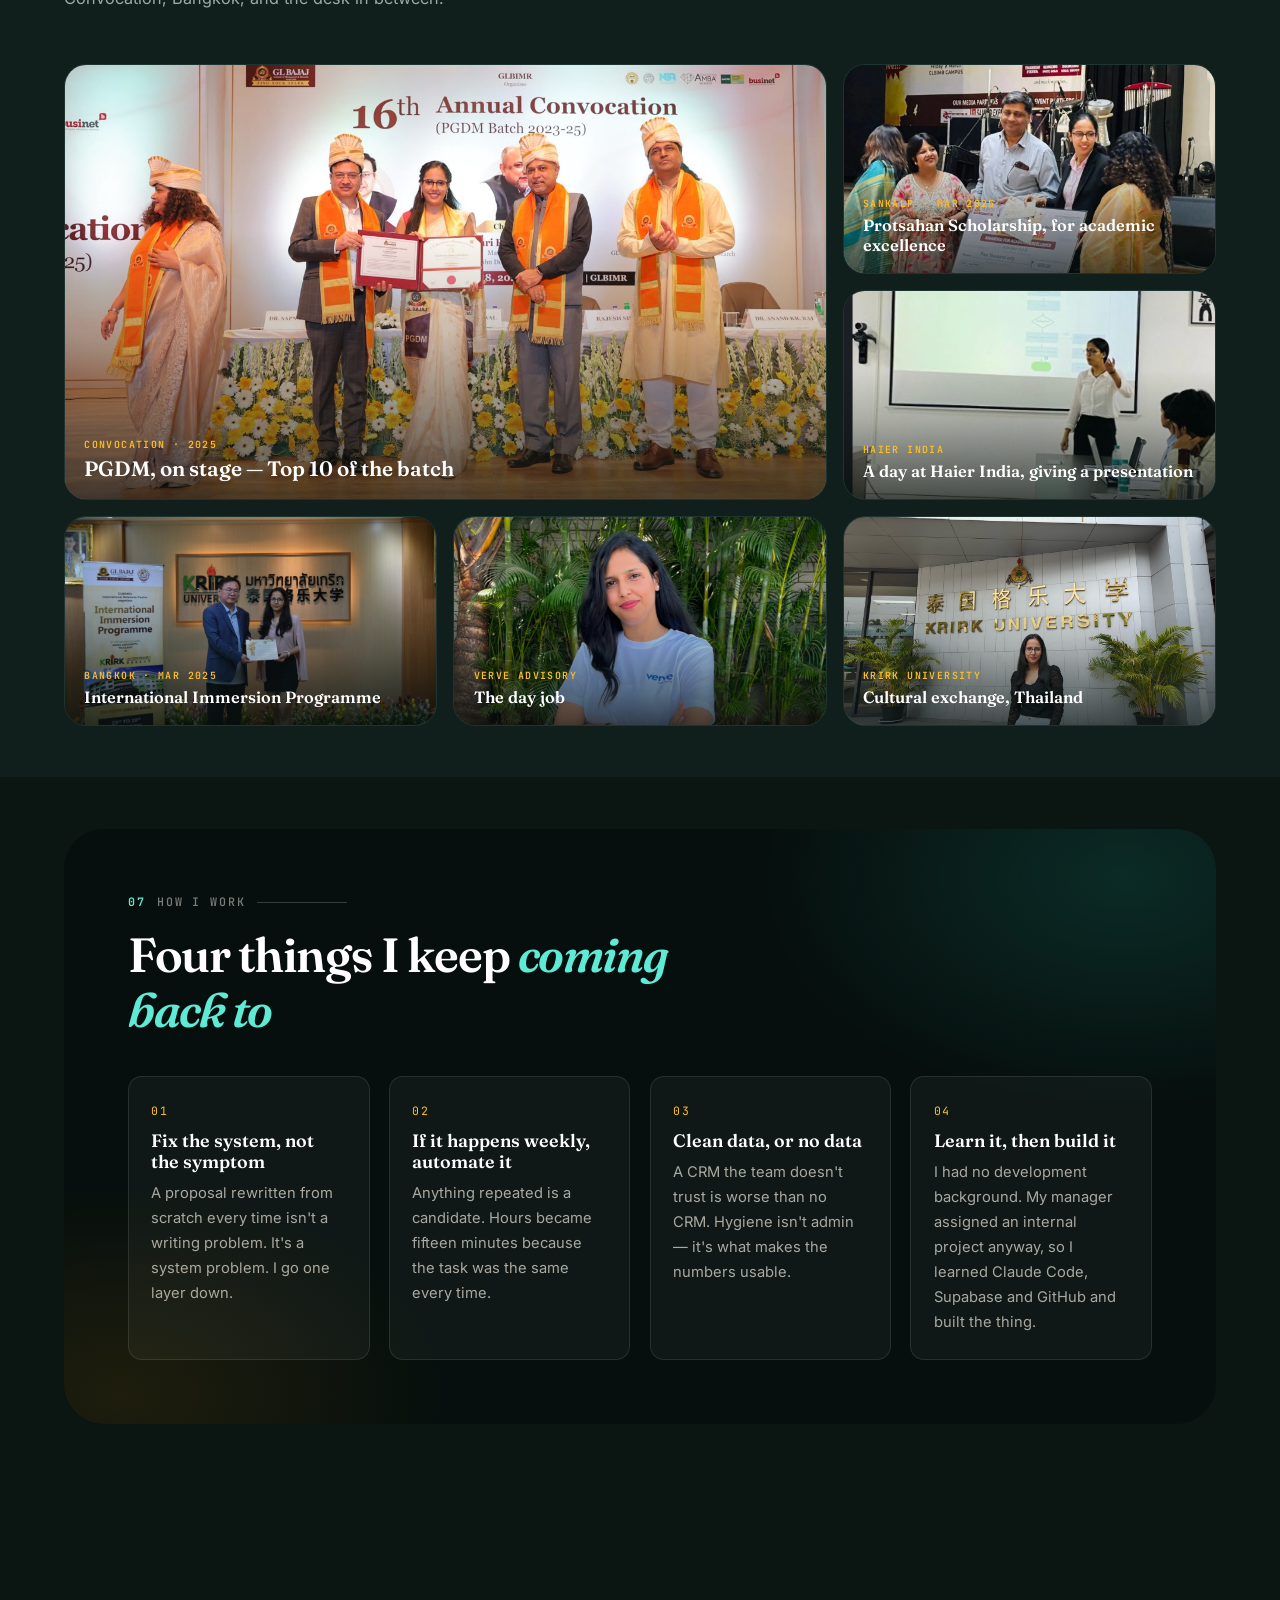
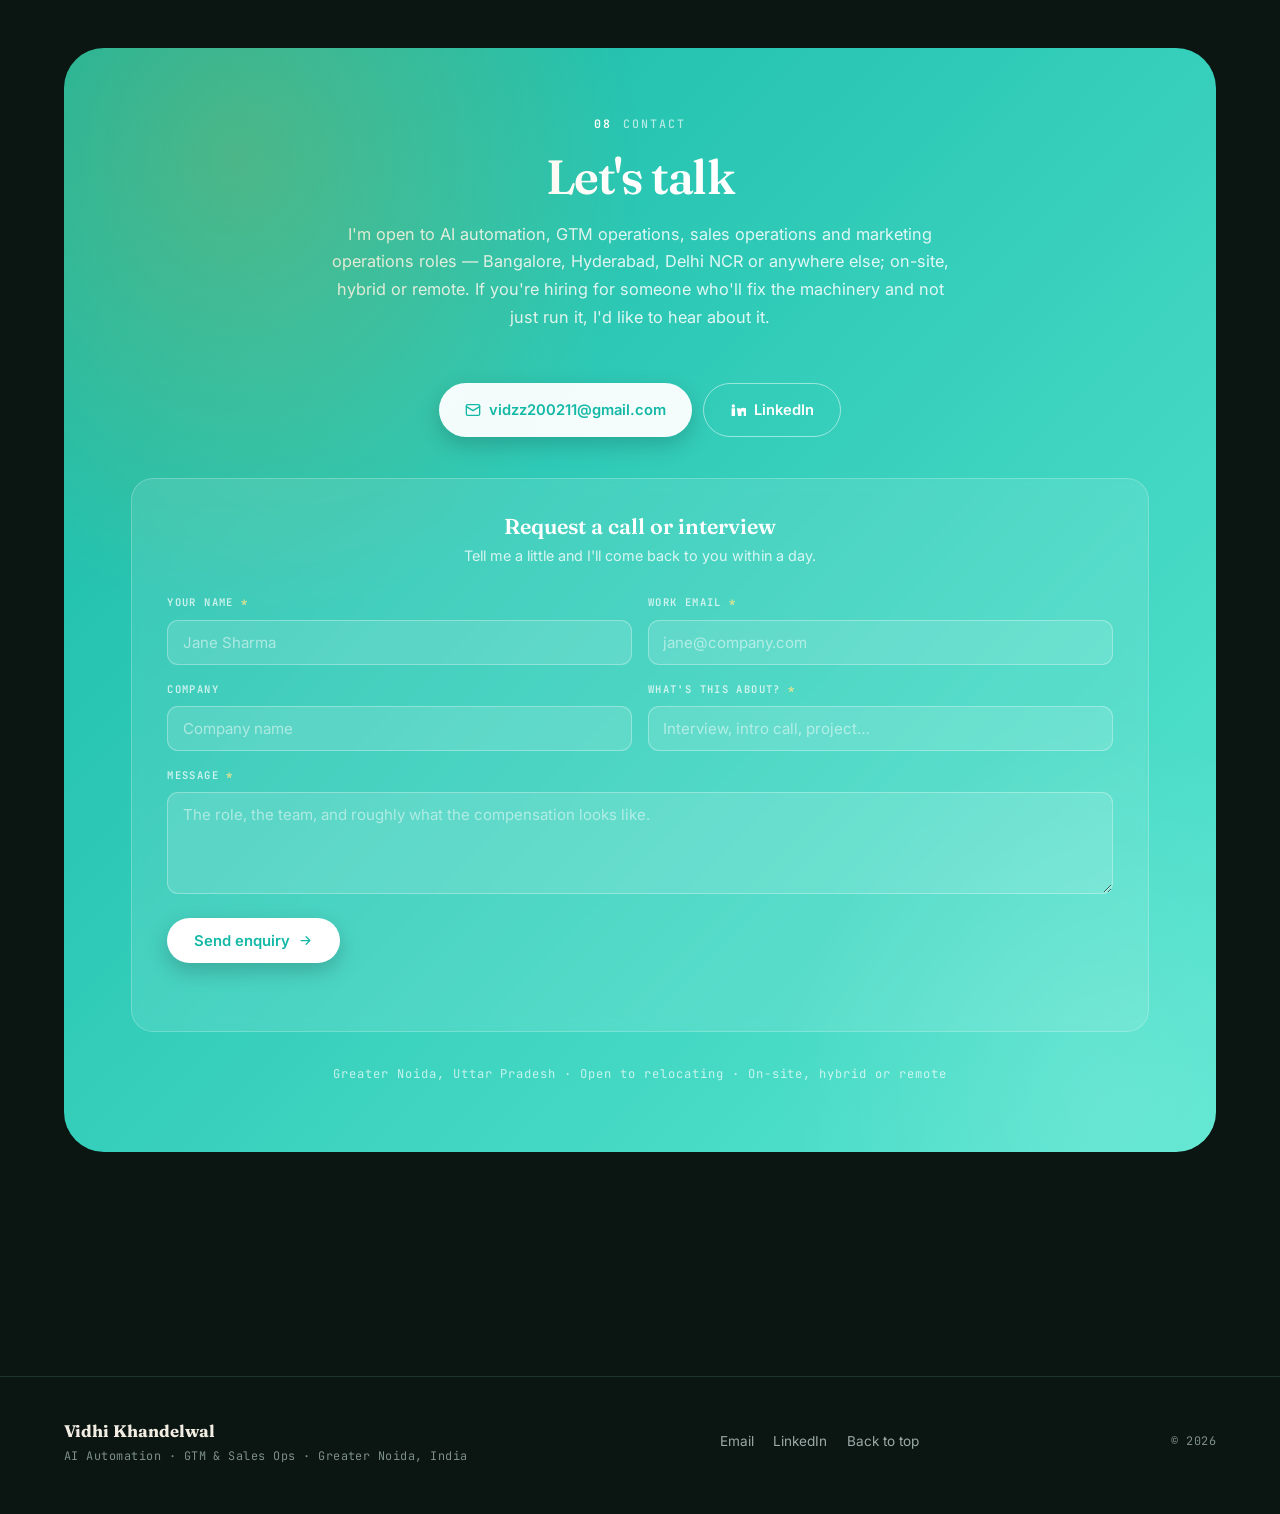
<file: portfolio.html>
<!DOCTYPE html>
<html lang="en">
<head>
<meta charset="UTF-8">
<meta name="viewport" content="width=device-width, initial-scale=1.0">
<title>Vidhi Khandelwal — AI Automation &amp; GTM Operations</title>
<meta name="description" content="Vidhi Khandelwal — AI automation and GTM operations. Builds the AI workflows and tools behind B2B business development. Senior Marketing Executive at Verve Advisory.">
<meta name="author" content="Vidhi Khandelwal">

<meta property="og:type" content="profile">
<meta property="og:title" content="Vidhi Khandelwal — AI Automation &amp; GTM Operations">
<meta property="og:description" content="I build the systems behind business development — AI workflows, prospect research and CRM.">
<meta property="og:image" content="https://digitalprofilevidhikhandelwal.vercel.app/photos/og-image.jpg">
<meta property="og:image:width" content="1200">
<meta property="og:image:height" content="630">
<meta property="og:url" content="https://digitalprofilevidhikhandelwal.vercel.app/portfolio.html">
<meta property="og:site_name" content="Vidhi Khandelwal">
<meta name="twitter:card" content="summary_large_image">

<link rel="icon" href="data:image/svg+xml,%3Csvg xmlns='http://www.w3.org/2000/svg' viewBox='0 0 64 64'%3E%3Cdefs%3E%3ClinearGradient id='g' x1='0' y1='0' x2='1' y2='1'%3E%3Cstop offset='0' stop-color='%230d4f4a'/%3E%3Cstop offset='1' stop-color='%2314b8a6'/%3E%3C/linearGradient%3E%3C/defs%3E%3Crect width='64' height='64' rx='14' fill='url(%23g)'/%3E%3Ctext x='32' y='43' font-family='Georgia,serif' font-size='30' font-weight='bold' fill='white' text-anchor='middle'%3EVK%3C/text%3E%3C/svg%3E">

<link rel="preconnect" href="https://fonts.googleapis.com">
<link rel="preconnect" href="https://fonts.gstatic.com" crossorigin>
<link href="https://fonts.googleapis.com/css2?family=Fraunces:ital,opsz,wght@0,9..144,400;0,9..144,500;0,9..144,600;0,9..144,700;1,9..144,400;1,9..144,600&family=Inter:wght@400;500;600;700&family=JetBrains+Mono:wght@400;500;600;700&display=swap" rel="stylesheet">
<link rel="stylesheet" href="styles.css">

<script type="application/ld+json">
{
  "@context": "https://schema.org",
  "@type": "Person",
  "name": "Vidhi Khandelwal",
  "jobTitle": "Senior Marketing Executive",
  "email": "mailto:vidzz200211@gmail.com",
  "url": "https://www.linkedin.com/in/vidhi-khandelwal-pgdm",
  "sameAs": ["https://www.linkedin.com/in/vidhi-khandelwal-pgdm"],
  "worksFor": { "@type": "Organization", "name": "Verve Advisory Pvt. Ltd" },
  "description": "AI automation and GTM operations professional building AI workflows, internal tools and CRM pipelines behind B2B business development.",
  "address": {
    "@type": "PostalAddress",
    "addressLocality": "Greater Noida",
    "addressRegion": "Uttar Pradesh",
    "addressCountry": "IN"
  },
  "alumniOf": [
    { "@type": "CollegeOrUniversity", "name": "GL Bajaj Institute of Management and Research" },
    { "@type": "CollegeOrUniversity", "name": "Rohilkhand University" }
  ],
  "knowsAbout": ["AI Workflow Automation","GTM Operations","Sales Operations","Marketing Operations","Claude","Claude Code","Prompt Engineering","HubSpot","Lead Generation","Prospect Research"]
}
</script>
</head>

<body>

<script>
  /* Set the theme before first paint so there's no flash.
     No saved choice: follow the device, or go dark after sunset. */
  (function () {
    try {
      var t = localStorage.getItem("theme");
      var h = new Date().getHours();
      if (t === "dark" || (!t && (matchMedia("(prefers-color-scheme: dark)").matches || h >= 19 || h < 6))) {
        document.documentElement.classList.add("dark");
      }
    } catch (e) {}
  })();
</script>

<a class="skip-link" href="#main">Skip to content</a>

<div class="loader" id="loader">
  <div class="loader-inner">
    <div class="loader-mark">VK</div>
    <div class="loader-bar"><span></span></div>
  </div>
</div>

<div class="progress" id="progress" aria-hidden="true"></div>

<!-- ============================ NAV ============================ -->
<header class="site-header" id="top">
  <nav class="nav container" aria-label="Main">
    <a href="#top" class="nav-brand">
      <span class="mark">VK</span>
      <span class="name">Vidhi</span>
    </a>

    <button class="theme-toggle" type="button" id="themeToggle" aria-label="Switch colour theme">
      <svg class="icon-moon" viewBox="0 0 24 24" fill="none" stroke="currentColor" stroke-width="2" stroke-linecap="round" stroke-linejoin="round" aria-hidden="true"><path d="M21 12.8A9 9 0 1 1 11.2 3a7 7 0 0 0 9.8 9.8z"/></svg>
      <svg class="icon-sun" viewBox="0 0 24 24" fill="none" stroke="currentColor" stroke-width="2" stroke-linecap="round" aria-hidden="true"><circle cx="12" cy="12" r="4"/><path d="M12 2v2M12 20v2M4.9 4.9l1.4 1.4M17.7 17.7l1.4 1.4M2 12h2M20 12h2M4.9 19.1l1.4-1.4M17.7 6.3l1.4-1.4"/></svg>
    </button>

    <button class="nav-toggle" id="navToggle" aria-label="Toggle menu" aria-expanded="false" aria-controls="navLinks">
      <span></span><span></span><span></span>
    </button>

    <ul class="nav-links" id="navLinks">
      <li><a href="#about">About</a></li>
      <li><a href="#systems">What I've built</a></li>
      <li><a href="#experience">Experience</a></li>
      <li><a href="#toolkit">Toolkit</a></li>
      <li><a href="#proof">Credentials</a></li>
      <li><a href="#moments">Moments</a></li>
      <li><a href="#contact" class="nav-cta">Get in touch</a></li>
    </ul>
  </nav>
</header>

<main id="main">

  <!-- ============================ HERO ============================ -->
  <section class="hero">
    <div class="hero-fx" aria-hidden="true">
      <span class="orb orb-1"></span>
      <span class="orb orb-2"></span>
      <span class="orb orb-3"></span>
    </div>
    <div class="container">
      <div class="hero-grid">

        <div class="hero-text">
          <span class="status-dot"><i></i> Open to AI automation, GTM &amp; sales ops roles</span>
          <p class="eyebrow">AI Automation · GTM &amp; Sales Ops · Greater Noida, India</p>

          <h1><span class="w">Vidhi</span> <em class="w">Khandelwal</em></h1>

          <p class="hero-typeline">
            builds <span class="typed" id="typed"></span><span class="caret" aria-hidden="true"></span>
          </p>

          <p class="hero-blurb">
            Most people in business development run the process. I am more interested in the
            machinery underneath — the proposal that used to take hours and now takes fifteen
            minutes, the research done before the first message, and the tools I taught myself
            to build.
            <strong>Two years, two companies, and a habit of fixing what everyone else
            works around.</strong>
          </p>

          <div class="hero-actions">
            <a class="btn btn-primary" href="mailto:vidzz200211@gmail.com">
              <svg viewBox="0 0 24 24" fill="none" stroke="currentColor" stroke-width="2" stroke-linecap="round" stroke-linejoin="round" aria-hidden="true"><rect x="2" y="4" width="20" height="16" rx="2"/><path d="m22 7-10 6L2 7"/></svg>
              Email me
            </a>
            <a class="btn btn-ghost" href="https://www.linkedin.com/in/vidhi-khandelwal-pgdm" target="_blank" rel="noopener">
              <svg viewBox="0 0 24 24" fill="currentColor" aria-hidden="true"><path d="M4.98 3.5a2.5 2.5 0 1 1 0 5 2.5 2.5 0 0 1 0-5zM2.4 21h5.16V9.4H2.4zM10.2 9.4H15v1.6h.07c.67-1.2 2.3-2.46 4.73-2.46 5.06 0 6 3.1 6 7.14V21h-5.15v-4.7c0-1.12-.02-2.56-1.6-2.56-1.6 0-1.85 1.22-1.85 2.48V21H12.2z"/></svg>
              LinkedIn
            </a>
          </div>
        </div>

        <figure class="hero-figure">
          <div class="hero-photo">
            <img src="photos/boardroom.jpg" alt="Vidhi Khandelwal" width="779" height="779" fetchpriority="high">
          </div>


        </figure>

      </div>

      <!-- Metric strip -->
      <div class="metrics reveal">
        <div class="metric">
          <div class="m-val"><span class="count" data-count="2">2</span></div>
          <div class="m-lab">Years in B2B business development</div>
          <div class="m-note">2024 → now</div>
        </div>
        <div class="metric">
          <div class="m-val"><span class="count" data-count="6">6</span><span class="suffix">+</span></div>
          <div class="m-lab">Freelancer profiles run end to end</div>
          <div class="m-note">screening · bidding · positioning</div>
        </div>
        <div class="metric">
          <div class="m-val"><span class="count" data-count="15">15</span><span class="suffix">min</span></div>
          <div class="m-lab">Proposal turnaround with AI</div>
          <div class="m-note">previously hours</div>
        </div>
        <div class="metric">
          <div class="m-val"><span class="count" data-count="3">3</span></div>
          <div class="m-lab">Things I have built</div>
          <div class="m-note">AI workflows · web apps</div>
        </div>
      </div>
    </div>
  </section>


  <!-- ============================ TICKER ============================ -->
  <div class="ticker" aria-hidden="true">
    <div class="ticker-track">
      <span class="ticker-row"><span>HubSpot CRM</span><span>Power BI</span><span>Supabase</span><span>Apollo.io</span><span>Claude</span><span>Claude Code</span><span>Semrush</span><span>Mailchimp</span><span>Zoho</span><span>Google Analytics</span><span>GitHub</span><span>ClickUp</span><span>Apify</span><span>Taplio</span><span>Canva</span><span>MS Excel</span><span>VS Code</span><span>Gamma.ai</span><span>SEOptimer</span></span>
      <span class="ticker-row"><span>HubSpot CRM</span><span>Power BI</span><span>Supabase</span><span>Apollo.io</span><span>Claude</span><span>Claude Code</span><span>Semrush</span><span>Mailchimp</span><span>Zoho</span><span>Google Analytics</span><span>GitHub</span><span>ClickUp</span><span>Apify</span><span>Taplio</span><span>Canva</span><span>MS Excel</span><span>VS Code</span><span>Gamma.ai</span><span>SEOptimer</span></span>
    </div>
  </div>

  <!-- ============================ 01 ABOUT ============================ -->
  <section class="section" id="about">
    <div class="container">
      <div class="about-grid">

        <div class="about-body reveal">
          <div class="section-head" style="margin-bottom:1.8rem">
            <p class="section-eyebrow"><b>01</b> About</p>
            <h2 class="section-title">The systems <em>behind</em> the work</h2>
          </div>

          <p>
            I started where most business-development careers start — calls, outreach, lead
            lists. What I kept noticing was how much of the work wasn't the work. Proposals
            reassembled from scratch each time. Prospects contacted before anyone had looked at
            their business. Data copied between spreadsheets by hand.
          </p>

          <p>
            So I started fixing the layer underneath. At Verve Advisory I built a Claude-based
            proposal system — a dedicated knowledge base for each freelancer — and proposals went
            from hours to about fifteen minutes. When my manager assigned an internal project to
            turn our Google Sheets bid log into a web app, I had never written a line of code. I
            taught myself Claude Code, Supabase and GitHub, and delivered it anyway. Since then I
            have built Ala, an AI voice coach for Hindi-speaking professionals learning spoken English.
          </p>

          <p class="pull-quote">
            Built with no formal development background.
          </p>

          <p>
            That line sits in my CV as a footnote. I'd rather it be the headline. It's the
            thing I'd want a team to know about me: when something is broken and slow,
            I don't file it as a complaint — <strong>I go and build the thing that fixes it.</strong>
          </p>

          <p>
            Today I own the Upwork business-development engine for up to <strong>6+ freelancer
            profiles</strong> — screening jobs, running up to 15 targeted bids a day, and positioning
            each profile for the clients it wants to win. Before that, at Wildnet Technologies, I
            drove pipeline generation with research-led prospecting: an SEO audit and Semrush
            analysis on every prospect before first contact.
          </p>
        </div>

        <aside class="glance reveal">
          <h3>At a glance</h3>
          <dl>
            <div class="row">
              <dt>Based</dt>
              <dd>Greater Noida, UP<span class="sub">open to relocating, anywhere</span></dd>
            </div>
            <div class="row">
              <dt>Setup</dt>
              <dd>On-site · hybrid · remote<span class="sub">whatever the team runs on</span></dd>
            </div>
            <div class="row">
              <dt>Now</dt>
              <dd>Sr. Marketing Executive<span class="sub">Verve Advisory (Aurangabad) · Remote</span></dd>
            </div>
            <div class="row">
              <dt>Focus</dt>
              <dd>AI &amp; GTM ops<span class="sub">AI workflows · bid ops · CRM</span></dd>
            </div>
            <div class="row">
              <dt>Industry</dt>
              <dd>Open across sectors<span class="sub">the systems travel</span></dd>
            </div>
            <div class="row">
              <dt>Study</dt>
              <dd>PGDM<span class="sub">Marketing &amp; Operations</span></dd>
            </div>
            <div class="row">
              <dt>Roles</dt>
              <dd>AI Automation · GTM Ops<span class="sub">Sales Ops, RevOps &amp; Marketing Ops</span></dd>
            </div>
          </dl>
        </aside>

      </div>
    </div>
  </section>

  <!-- ============================ 02 SYSTEMS ============================ -->
  <section class="section section-alt" id="systems">
    <div class="container">
      <div class="section-head reveal">
        <p class="section-eyebrow"><b>02</b> What I've built</p>
        <h2 class="section-title">Things that were <em>broken</em> before I got there</h2>
        <p class="section-intro">
          What each one set out to fix, and how far it got.
        </p>
      </div>

      <div class="systems">

        <article class="system wide reveal">
          <div class="sys-bar">
            <div class="sys-dots"><i></i><i></i><i></i></div>
            <span class="sys-name">flagship / 2025–26</span>
          </div>
          <div class="sys-body">
            <h3>AI Proposal System</h3>
            <p class="sys-sub">A Claude knowledge base for every freelancer</p>
            <p>
              Every freelancer profile gets its own Claude project, loaded with their past job
              posts, winning proposals, bio and experience. Instead of writing each proposal from
              scratch, the system drafts one that already sounds like the freelancer and fits the
              job — so the team can bid on the right jobs, fast, across up to 6+ profiles.
            </p>
            <div class="sys-stack">
              <span>Claude</span><span>Claude Projects</span><span>Knowledge bases</span><span>Prompt design</span>
            </div>
          </div>
          <div class="readout">
            <div class="before">
              <span class="ro-lab">Before</span>
              <span class="ro-val">Hours per proposal, written from scratch</span>
            </div>
            <span class="arrow" aria-hidden="true">→</span>
            <div class="after">
              <span class="ro-lab">After</span>
              <span class="ro-val">About 15 minutes, tailored to the freelancer and the job</span>
            </div>
          </div>
        </article>

        <article class="system wide reveal">
          <div class="sys-bar">
            <div class="sys-dots"><i></i><i></i><i></i></div>
            <span class="sys-name">AI product / 2026 / live</span>
          </div>
          <div class="sys-body sys-split">
            <div class="sys-text">
            <h3>Ala — AI English-Speaking Coach</h3>
            <p class="sys-sub">A voice coach for Hindi-speaking professionals learning spoken English</p>
            <p>
              Designed and built end to end. Users talk to Ala on their phone like a voice note, for up
              to five minutes at a time; the AI writes down exactly what they said, replies out loud like
              a friend, and marks every mistake word by word with the tense, formula and rule behind it.
              It shows each message in a casual and a professional version, helps fix WhatsApp messages
              before sending, and turns past mistakes into lessons. A daily Today tab builds practice
              questions from the user's own mistakes plus a short reading to read aloud, with a streak
              to keep the habit going.
            </p>
            <div class="sys-stack">
              <span>Gemini API</span><span>Speech-to-text</span><span>Prompt design</span><span>Vercel</span><span>Mobile web app</span><span>Claude Code</span>
            </div>
            <p class="sys-note">
              <svg viewBox="0 0 24 24" fill="none" stroke="currentColor" stroke-width="2" stroke-linecap="round" stroke-linejoin="round" aria-hidden="true"><rect x="3" y="11" width="18" height="11" rx="2"/><path d="M7 11V7a5 5 0 0 1 10 0v4"/></svg>
              Private app with a passcode. The clip shows a real session (tap for sound); happy to demo it live in an interview.
            </p>
            </div>
            <figure class="demo-phone">
              <video src="photos/ala-demo-v2.mp4" poster="photos/ala-demo-poster.jpg" autoplay muted loop playsinline preload="metadata"
                     aria-label="Ala demo: a learner speaks a message with mistakes, Ala writes it down word for word, corrects every mistake and replies out loud"></video>
              <button class="demo-sound" type="button" aria-pressed="false">🔊 Tap for sound</button>
              <figcaption>Real session · 37 s</figcaption>
            </figure>
          </div>
          <div class="readout">
            <div class="before">
              <span class="ro-lab">Before</span>
              <span class="ro-val">Learners practise alone, with no one to catch grammar slips or Hindi words mid-sentence</span>
            </div>
            <span class="arrow" aria-hidden="true">→</span>
            <div class="after">
              <span class="ro-lab">After</span>
              <span class="ro-val">Daily spoken practice with instant, word-by-word corrections and lessons</span>
            </div>
          </div>
        </article>

        <article class="system reveal">
          <div class="sys-bar">
            <div class="sys-dots"><i></i><i></i><i></i></div>
            <span class="sys-name">internal project / 2026</span>
          </div>
          <div class="sys-body">
            <h3>Verve Bid Tracker</h3>
            <p>
              A manager-assigned internal project at Verve Advisory: turn the bid log we kept in
              Google Sheets into a proper web app. I had never written code, so I taught myself
              Claude Code, Supabase and GitHub and delivered the tool end to end.
            </p>
            <div class="sys-stack">
              <span>Claude Code</span><span>Supabase</span><span>GitHub</span><span>VS Code</span>
            </div>

            <!-- Screenshots appear here automatically once you add them to
                 PROJECT_SHOTS in script.js. Nothing renders while it's empty. -->
            <div class="shots" id="projectShots" hidden></div>

            <p class="sys-note">
              <svg viewBox="0 0 24 24" fill="none" stroke="currentColor" stroke-width="2" stroke-linecap="round" stroke-linejoin="round" aria-hidden="true"><rect x="3" y="11" width="18" height="11" rx="2"/><path d="M7 11V7a5 5 0 0 1 10 0v4"/></svg>
              Source kept private.
            </p>
          </div>
          <div class="readout">
            <div class="before">
              <span class="ro-lab">Before</span>
              <span class="ro-val">A Google Sheet, and no coding background</span>
            </div>
            <span class="arrow" aria-hidden="true">→</span>
            <div class="after">
              <span class="ro-lab">After</span>
              <span class="ro-val">A working web app, built end to end</span>
            </div>
          </div>
        </article>

        <article class="system reveal">
          <div class="sys-bar">
            <div class="sys-dots"><i></i><i></i><i></i></div>
            <span class="sys-name">bid ops</span>
          </div>
          <div class="sys-body">
            <h3>Daily Bid Operations</h3>
            <p>
              Screening the Upwork job feed against each freelancer's skills, shortlisting the
              best-fit jobs and sending up to 15 targeted proposals a day — across up to 6+ profiles,
              depending on the workload.
            </p>
            <div class="sys-stack">
              <span>Upwork</span><span>Claude</span><span>Job screening</span><span>Bid strategy</span>
            </div>
          </div>
          <div class="readout">
            <div class="before">
              <span class="ro-lab">Before</span>
              <span class="ro-val">A busy job feed, many profiles</span>
            </div>
            <span class="arrow" aria-hidden="true">→</span>
            <div class="after">
              <span class="ro-lab">After</span>
              <span class="ro-val">Up to 15 best-fit bids a day</span>
            </div>
          </div>
        </article>

        <article class="system reveal">
          <div class="sys-bar">
            <div class="sys-dots"><i></i><i></i><i></i></div>
            <span class="sys-name">pre-sales</span>
          </div>
          <div class="sys-body">
            <h3>SEO Audit as a Pre-Sales Asset</h3>
            <p>
              At Wildnet I stopped pitching cold. I ran the audit first — keyword research,
              competitor analysis, the gaps laid out — and used the findings to open the
              conversation and build the commercial case.
            </p>
            <div class="sys-stack">
              <span>Semrush</span><span>SEOptimer</span><span>Competitor analysis</span><span>Keyword research</span>
            </div>
          </div>
          <div class="readout">
            <div class="before">
              <span class="ro-lab">Before</span>
              <span class="ro-val">A pitch with no hook</span>
            </div>
            <span class="arrow" aria-hidden="true">→</span>
            <div class="after">
              <span class="ro-lab">After</span>
              <span class="ro-val">Evidence first, then the proposal</span>
            </div>
          </div>
        </article>

        <article class="system reveal">
          <div class="sys-bar">
            <div class="sys-dots"><i></i><i></i><i></i></div>
            <span class="sys-name">positioning</span>
          </div>
          <div class="sys-body">
            <h3>Positioning for 6+ Freelancer Profiles</h3>
            <p>
              Upwork bios and profile content — not written to describe someone, but built around
              the niche they want and the clients they want to win.
            </p>
            <div class="sys-stack">
              <span>Upwork</span><span>Positioning</span><span>Copywriting</span><span>Claude</span>
            </div>
          </div>
          <div class="readout">
            <div class="before">
              <span class="ro-lab">Before</span>
              <span class="ro-val">Profiles that listed credentials</span>
            </div>
            <span class="arrow" aria-hidden="true">→</span>
            <div class="after">
              <span class="ro-lab">After</span>
              <span class="ro-val">Assets that start conversations</span>
            </div>
          </div>
        </article>

      </div>
    </div>
  </section>

  <!-- ============================ 03 EXPERIENCE ============================ -->
  <section class="section" id="experience">
    <div class="container">
      <div class="section-head reveal">
        <p class="section-eyebrow"><b>03</b> Experience</p>
        <h2 class="section-title">Where I've <em>done</em> it</h2>
      </div>

      <div class="timeline">
        <span class="tl-progress" id="tlProgress" aria-hidden="true"><i class="tl-head"></i></span>

        <article class="tl-item now reveal">
          <p class="tl-when">Nov 2025 — Present <span class="tl-now-chip">Current</span></p>
          <h3>Senior Marketing Executive</h3>
          <p class="tl-org">Verve Advisory Pvt. Ltd <span class="loc">· Aurangabad · Remote</span></p>
          <ul class="tl-points">
            <li><strong>Own the agency's Upwork business-development engine</strong> end to end across up to 6+ freelancer profiles: opportunity screening, bid strategy, proposal production and profile positioning, running up to 15 targeted bids a day.</li>
            <li><strong>Architected an AI proposal system on Claude</strong> — a dedicated knowledge base per freelancer (winning proposals, past job posts, bios, experience) that cut proposal turnaround from hours to about 15 minutes and standardised quality across every profile.</li>
            <li><strong>Shaped the positioning of each freelancer profile</strong> — bios and profile content rebuilt around their target niche and ideal client.</li>
            <li><strong>Ran prospect research and data sourcing</strong> for multiple projects with Apollo.io and Apify, building targeted lists of decision-makers by role, industry and company.</li>
            <li><strong>Took on a 2-month cross-functional role in Talent Acquisition</strong>, driving campus hiring through institute partnerships and candidate pipelines for multiple open roles.</li>
          </ul>
        </article>

        <article class="tl-item reveal">
          <p class="tl-when">Dec 2024 — Oct 2025</p>
          <h3>Business Development Executive</h3>
          <p class="tl-org">Wildnet Technologies <span class="loc">· Noida, India</span></p>
          <ul class="tl-points">
            <li><strong>Drove pipeline generation</strong> for the company's SEO and digital marketing services through research-led outbound prospecting.</li>
            <li><strong>Diagnosed each prospect's search visibility before first contact</strong> — website SEO audits plus Semrush keyword and competitor analysis to find gaps and growth opportunities.</li>
            <li><strong>Converted audit findings into tailored value propositions</strong>, opening every conversation with a data-backed case for that business.</li>
            <li><strong>Owned lead management in HubSpot CRM</strong>, keeping pipeline data accurate for prioritisation and reporting.</li>
          </ul>
        </article>

        <article class="tl-item reveal">
          <p class="tl-when">May — Jul 2024</p>
          <h3>Intern — Quality Department</h3>
          <p class="tl-org">Haier India Pvt Ltd</p>
          <ul class="tl-points">
            <li>A summer inside a manufacturing quality function, across <strong>Incoming, Line, Outgoing and Field Quality Control</strong> — seeing how a process is measured, where it fails, and what it takes to hold a standard at volume.</li>
            <li><strong>Presented my work to the quality team</strong> at the close of the internship.</li>
            <li>The operations half of my PGDM, in practice — and where I first started looking at workflows as systems rather than as tasks.</li>
          </ul>
        </article>

        <article class="tl-item reveal">
          <p class="tl-when">2021 — 2022</p>
          <h3>Where it started</h3>
          <div class="tl-early">
            <h4>Earlier experience</h4>
            <ul>
              <li><strong>Digital Marketing Intern</strong> — FunctionUp, Mar–May 2022. Social content and WhatsApp-group lead nurturing.</li>
              <li><strong>Assistant Project Coordinator</strong> — TeamLease Services, Jun–Dec 2021 (part-time). NISM 5-A certification workshops across colleges with TeamLease EdTech &amp; the ICICI Foundation.</li>
            </ul>
          </div>
        </article>

      </div>
    </div>
  </section>

  <!-- ============================ 04 TOOLKIT ============================ -->
  <section class="section section-alt" id="toolkit">
    <div class="container">
      <div class="section-head reveal">
        <p class="section-eyebrow"><b>04</b> Toolkit</p>
        <h2 class="section-title">What I work <em>with</em></h2>
        <p class="section-intro">
          Amber marks the ones I use every day.
        </p>
      </div>

      <div class="toolkit">

        <div class="tool-card reveal">
          <div class="tool-icon">
            <svg viewBox="0 0 24 24" fill="none" stroke="currentColor" stroke-width="2" stroke-linecap="round" stroke-linejoin="round" aria-hidden="true"><path d="M17 21v-2a4 4 0 0 0-4-4H5a4 4 0 0 0-4 4v2"/><circle cx="9" cy="7" r="4"/><path d="M23 21v-2a4 4 0 0 0-3-3.87M16 3.13a4 4 0 0 1 0 7.75"/></svg>
          </div>
          <h3>AI &amp; Building</h3>
          <div class="tags">
            <span class="tag hot">Claude</span>
            <span class="tag hot">Claude Code</span>
            <span class="tag">Claude Projects</span>
            <span class="tag">Prompt Design</span>
            <span class="tag">ChatGPT</span>
            <span class="tag">Gemini API</span>
            <span class="tag">Gamma.ai</span>
            <span class="tag hot">Supabase</span>
            <span class="tag">GitHub</span>
            <span class="tag">VS Code</span>
          </div>
        </div>


        <div class="tool-card reveal">
          <div class="tool-icon">
            <svg viewBox="0 0 24 24" fill="none" stroke="currentColor" stroke-width="2" stroke-linecap="round" stroke-linejoin="round" aria-hidden="true"><path d="M4 4h16v12H5.2L4 17.5z"/><path d="M8 9h8M8 12h5"/></svg>
          </div>
          <h3>CRM &amp; Sales Operations</h3>
          <div class="tags">
            <span class="tag hot">HubSpot CRM</span>
            <span class="tag">Zoho</span>
            <span class="tag">Lead Qualification</span>
            <span class="tag">Pipeline Management</span>
          </div>
        </div>

        <div class="tool-card reveal">
          <div class="tool-icon">
            <svg viewBox="0 0 24 24" fill="none" stroke="currentColor" stroke-width="2" stroke-linecap="round" stroke-linejoin="round" aria-hidden="true"><circle cx="11" cy="11" r="7"/><path d="m21 21-4.3-4.3"/></svg>
          </div>
          <h3>Lead Generation &amp; Research</h3>
          <div class="tags">
            <span class="tag hot">Apollo.io</span>
            <span class="tag">Apify</span>
            <span class="tag">Taplio</span>
            <span class="tag hot">Prospect Research</span>
            <span class="tag">Semrush</span>
            <span class="tag">SEOptimer</span>
            <span class="tag">Competitor Analysis</span>
            <span class="tag">Cold Email Sequencing</span>
            <span class="tag">LinkedIn Outreach</span>
          </div>
        </div>

        <div class="tool-card reveal">
          <div class="tool-icon">
            <svg viewBox="0 0 24 24" fill="none" stroke="currentColor" stroke-width="2" stroke-linecap="round" stroke-linejoin="round" aria-hidden="true"><path d="M12 2v3M12 19v3M2 12h3M19 12h3M5 5l2 2M17 17l2 2M19 5l-2 2M7 17l-2 2"/><circle cx="12" cy="12" r="4"/></svg>
          </div>
          <h3>Data &amp; Productivity</h3>
          <div class="tags">
            <span class="tag">MS Excel</span>
            <span class="tag">Power BI</span>
            <span class="tag">Google Analytics</span>
            <span class="tag">Mailchimp</span>
            <span class="tag">ClickUp</span>
            <span class="tag">Canva</span>
            <span class="tag">MS Office</span>
          </div>
        </div>

      </div>
    </div>
  </section>

  <!-- ============================ 05 PROOF ============================ -->
  <section class="section" id="proof">
    <div class="container">
      <div class="section-head reveal">
        <p class="section-eyebrow"><b>05</b> Credentials</p>
        <h2 class="section-title">Certified &amp; <em>studied</em></h2>
      </div>

      <div class="proof-grid">

        <div class="proof-col reveal">
          <h3>Certifications</h3>

          <div class="cert" data-cert="udemy-b2b">
            <span class="c-year">2026</span>
            <div>
              <div class="c-name">LinkedIn Marketing &amp; Lead Generation Bootcamp for B2B Sales</div>
              <div class="c-by">Udemy</div>
            </div>
          </div>

          <div class="cert" data-cert="iitkgp-analytics">
            <span class="c-year">2024</span>
            <div>
              <div class="c-name">Business Analytics for Management Decision</div>
              <div class="c-by">IIT Kharagpur</div>
            </div>
          </div>

          <div class="cert" data-cert="unilever-scm">
            <span class="c-year">2024</span>
            <div>
              <div class="c-name">Supply Chain Management &amp; Analytics</div>
              <div class="c-by">Unilever</div>
            </div>
          </div>

          <div class="cert" data-cert="cec-spin">
            <span class="c-year">2024</span>
            <div>
              <div class="c-name">SPIN Selling &amp; Negotiation Skills</div>
              <div class="c-by">CEC</div>
            </div>
          </div>
        </div>

        <div class="proof-col reveal">
          <h3>Education</h3>

          <div class="edu">
            <h4>PGDM — Marketing &amp; Operations</h4>
            <p class="e-where">GL Bajaj Institute of Management and Research, Greater Noida</p>
            <p class="e-when">Jul 2023 — Nov 2025</p>
            <div class="e-honours">
              <button type="button" class="honour proof" data-src="photos/convocation.jpg"
                      data-title="Receiving my PGDM at the 16th Annual Convocation — GL Bajaj Institute of Management and Research, Batch 2023–25">
                Top 10 of the batch
              </button>
              <button type="button" class="honour proof" data-src="photos/krirk-certificate.jpg"
                      data-title="International Immersion Programme certificate — Krirk University, Bangkok, March 2025">
                Cultural Exchange — Krirk University, Bangkok
              </button>
              <button type="button" class="honour proof" data-src="photos/scholarship.jpg"
                      data-title="Protsahan Scholarship Program — awarded for academic excellence, presented at Sankalp 2025, GLBIMR campus">
                Protsahan Alumni Scholarship
              </button>
            </div>
          </div>

          <div class="edu">
            <h4>B.Com (Hons.)</h4>
            <p class="e-where">Rohilkhand University</p>
            <p class="e-when">2020 — 2023</p>
          </div>

          <div class="edu">
            <h4>Class XII — Commerce with Mathematics</h4>
            <p class="e-where">St Mary's Convent Sr. Sec. School</p>
            <p class="e-when">2019 — 2020</p>
          </div>

        </div>
      </div>
    </div>
  </section>

  <!-- ============================ 06 MOMENTS ============================ -->
  <section class="section section-alt" id="moments">
    <div class="container">
      <div class="section-head reveal">
        <p class="section-eyebrow"><b>06</b> Moments</p>
        <h2 class="section-title">The <em>receipts</em></h2>
        <p class="section-intro">
          Convocation, Bangkok, and the desk in between.
        </p>
      </div>

      <div class="gallery reveal" id="gallery">

        <button class="g-item g-focus-c" type="button" data-src="photos/convocation.jpg"
                data-title="Receiving my PGDM at the 16th Annual Convocation — GL Bajaj Institute of Management and Research, Batch 2023–25">
          <img src="photos/convocation.jpg" alt="Vidhi Khandelwal receiving her PGDM on stage at the GL Bajaj 16th Annual Convocation" loading="lazy">
          <span class="g-zoom"><svg viewBox="0 0 24 24" fill="none" stroke="currentColor" stroke-width="2" stroke-linecap="round" stroke-linejoin="round" aria-hidden="true"><circle cx="11" cy="11" r="7"/><path d="m21 21-4.3-4.3M11 8v6M8 11h6"/></svg></span>
          <span class="g-cap">
            <span class="g-tag">Convocation · 2025</span>
            <span class="g-title">PGDM, on stage — Top 10 of the batch</span>
          </span>
        </button>

        <button class="g-item g-focus-c" type="button" data-src="photos/scholarship.jpg"
                data-title="Protsahan Scholarship Program — awarded for academic excellence, presented at Sankalp 2025, GLBIMR campus">
          <img src="photos/scholarship.jpg" alt="Vidhi Khandelwal receiving the Protsahan scholarship cheque at Sankalp 2025" loading="lazy">
          <span class="g-zoom"><svg viewBox="0 0 24 24" fill="none" stroke="currentColor" stroke-width="2" stroke-linecap="round" stroke-linejoin="round" aria-hidden="true"><circle cx="11" cy="11" r="7"/><path d="m21 21-4.3-4.3M11 8v6M8 11h6"/></svg></span>
          <span class="g-cap">
            <span class="g-tag">Sankalp · Mar 2025</span>
            <span class="g-title">Protsahan Scholarship, for academic excellence</span>
          </span>
        </button>

        <button class="g-item g-focus-c" type="button" data-src="photos/haier-presenting.jpg"
                data-title="A day at Haier India — presenting to the quality team during my internship">
          <img src="photos/haier-presenting.jpg" alt="Vidhi Khandelwal giving a presentation to colleagues at Haier India" loading="lazy">
          <span class="g-zoom"><svg viewBox="0 0 24 24" fill="none" stroke="currentColor" stroke-width="2" stroke-linecap="round" stroke-linejoin="round" aria-hidden="true"><circle cx="11" cy="11" r="7"/><path d="m21 21-4.3-4.3M11 8v6M8 11h6"/></svg></span>
          <span class="g-cap">
            <span class="g-tag">Haier India</span>
            <span class="g-title">A day at Haier India, giving a presentation</span>
          </span>
        </button>

        <button class="g-item g-focus-r" type="button" data-src="photos/krirk-certificate.jpg"
                data-title="International Immersion Programme certificate — Krirk University, Bangkok, March 2025">
          <img src="photos/krirk-certificate.jpg" alt="Vidhi Khandelwal receiving her International Immersion Programme certificate at Krirk University, Bangkok" loading="lazy">
          <span class="g-zoom"><svg viewBox="0 0 24 24" fill="none" stroke="currentColor" stroke-width="2" stroke-linecap="round" stroke-linejoin="round" aria-hidden="true"><circle cx="11" cy="11" r="7"/><path d="m21 21-4.3-4.3M11 8v6M8 11h6"/></svg></span>
          <span class="g-cap">
            <span class="g-tag">Bangkok · Mar 2025</span>
            <span class="g-title">International Immersion Programme</span>
          </span>
        </button>

        <button class="g-item g-focus-t" type="button" data-src="photos/verve-portrait.jpg"
                data-title="Verve Advisory — where I run AI-powered bid operations for up to 6+ freelancer profiles">
          <img src="photos/verve-portrait.jpg" alt="Vidhi Khandelwal wearing a Verve Advisory t-shirt" loading="lazy">
          <span class="g-zoom"><svg viewBox="0 0 24 24" fill="none" stroke="currentColor" stroke-width="2" stroke-linecap="round" stroke-linejoin="round" aria-hidden="true"><circle cx="11" cy="11" r="7"/><path d="m21 21-4.3-4.3M11 8v6M8 11h6"/></svg></span>
          <span class="g-cap">
            <span class="g-tag">Verve Advisory</span>
            <span class="g-title">The day job</span>
          </span>
        </button>

        <button class="g-item g-focus-c" type="button" data-src="photos/krirk-campus.jpg"
                data-title="Krirk University, Bangkok — a week-long cultural exchange and immersion programme">
          <img src="photos/krirk-campus.jpg" alt="Vidhi Khandelwal outside Krirk University, Bangkok" loading="lazy">
          <span class="g-zoom"><svg viewBox="0 0 24 24" fill="none" stroke="currentColor" stroke-width="2" stroke-linecap="round" stroke-linejoin="round" aria-hidden="true"><circle cx="11" cy="11" r="7"/><path d="m21 21-4.3-4.3M11 8v6M8 11h6"/></svg></span>
          <span class="g-cap">
            <span class="g-tag">Krirk University</span>
            <span class="g-title">Cultural exchange, Thailand</span>
          </span>
        </button>

      </div>
    </div>
  </section>

  <!-- ============================ 07 HOW I WORK ============================ -->
  <section class="section" id="approach">
    <div class="container">
      <div class="panel-dark reveal">
        <div class="section-head" style="margin-bottom:0">
          <p class="section-eyebrow"><b>07</b> How I work</p>
          <h2 class="section-title">Four things I keep <em>coming back to</em></h2>
        </div>

        <div class="principles">
          <div class="principle">
            <div class="p-num">01</div>
            <h3>Fix the system, not the symptom</h3>
            <p>A proposal rewritten from scratch every time isn't a writing problem. It's a system problem. I go one layer down.</p>
          </div>
          <div class="principle">
            <div class="p-num">02</div>
            <h3>If it happens weekly, automate it</h3>
            <p>Anything repeated is a candidate. Hours became fifteen minutes because the task was the same every time.</p>
          </div>
          <div class="principle">
            <div class="p-num">03</div>
            <h3>Clean data, or no data</h3>
            <p>A CRM the team doesn't trust is worse than no CRM. Hygiene isn't admin — it's what makes the numbers usable.</p>
          </div>
          <div class="principle">
            <div class="p-num">04</div>
            <h3>Learn it, then build it</h3>
            <p>I had no development background. My manager assigned an internal project anyway, so I learned Claude Code, Supabase and GitHub and built the thing.</p>
          </div>
        </div>
      </div>
    </div>
  </section>

  <!-- ============================ 07 CONTACT ============================ -->
  <section class="section" id="contact">
    <div class="container">
      <div class="contact-panel reveal">
        <div class="section-head">
          <p class="section-eyebrow"><b>08</b> Contact</p>
          <h2 class="section-title">Let's talk</h2>
          <p class="section-intro">
            I'm open to AI automation, GTM operations, sales operations and marketing operations
            roles — Bangalore, Hyderabad, Delhi NCR or anywhere else; on-site, hybrid or remote. If you're hiring for
            someone who'll fix the machinery and not just run it, I'd like to hear about it.
          </p>
        </div>

        <div class="contact-links">
          <a class="c-btn" href="mailto:vidzz200211@gmail.com">
            <svg viewBox="0 0 24 24" fill="none" stroke="currentColor" stroke-width="2" stroke-linecap="round" stroke-linejoin="round" aria-hidden="true"><rect x="2" y="4" width="20" height="16" rx="2"/><path d="m22 7-10 6L2 7"/></svg>
            vidzz200211@gmail.com
          </a>
          <a class="c-btn outline" href="https://www.linkedin.com/in/vidhi-khandelwal-pgdm" target="_blank" rel="noopener">
            <svg viewBox="0 0 24 24" fill="currentColor" aria-hidden="true"><path d="M4.98 3.5a2.5 2.5 0 1 1 0 5 2.5 2.5 0 0 1 0-5zM2.4 21h5.16V9.4H2.4zM10.2 9.4H15v1.6h.07c.67-1.2 2.3-2.46 4.73-2.46 5.06 0 6 3.1 6 7.14V21h-5.15v-4.7c0-1.12-.02-2.56-1.6-2.56-1.6 0-1.85 1.22-1.85 2.48V21H12.2z"/></svg>
            LinkedIn
          </a>
        </div>

        <!-- ===== Enquiry form ===== -->
        <div class="enquiry">
          <div class="enq-head">
            <h3>Request a call or interview</h3>
            <p>Tell me a little and I'll come back to you within a day.</p>
          </div>

          <form class="enq-form" id="enquiryForm" novalidate>
            <div class="f-row">
              <label class="field">
                <span class="f-lab">Your name <i>*</i></span>
                <input type="text" name="name" required autocomplete="name" placeholder="Jane Sharma">
                <span class="f-err" data-err></span>
              </label>
              <label class="field">
                <span class="f-lab">Work email <i>*</i></span>
                <input type="email" name="email" required autocomplete="email" placeholder="jane@company.com">
                <span class="f-err" data-err></span>
              </label>
            </div>

            <div class="f-row">
              <label class="field">
                <span class="f-lab">Company</span>
                <input type="text" name="company" autocomplete="organization" placeholder="Company name">
                <span class="f-err" data-err></span>
              </label>
              <label class="field">
                <span class="f-lab">What's this about? <i>*</i></span>
                <input type="text" name="reason" required placeholder="Interview, intro call, project…">
                <span class="f-err" data-err></span>
              </label>
            </div>

            <label class="field">
              <span class="f-lab">Message <i>*</i></span>
              <textarea name="message" rows="4" required placeholder="The role, the team, and roughly what the compensation looks like."></textarea>
              <span class="f-err" data-err></span>
            </label>

            <!-- Spam honeypot: real people never see or fill this -->
            <div class="hp" aria-hidden="true">
              <label>Leave this empty<input type="text" name="_hp" tabindex="-1" autocomplete="off"></label>
            </div>

            <button class="enq-submit" type="submit" id="enqSubmit">
              <span class="s-idle">
                Send enquiry
                <svg viewBox="0 0 24 24" fill="none" stroke="currentColor" stroke-width="2" stroke-linecap="round" stroke-linejoin="round" aria-hidden="true"><path d="M5 12h14M13 6l6 6-6 6"/></svg>
              </span>
              <span class="s-busy">Sending…</span>
            </button>

            <p class="enq-status" id="enqStatus" role="status" aria-live="polite"></p>
          </form>
        </div>

        <p class="contact-meta">Greater Noida, Uttar Pradesh · Open to relocating · On-site, hybrid or remote</p>
      </div>
    </div>
  </section>

</main>

<footer class="site-footer">
  <div class="container footer-inner">
    <div>
      <div class="footer-brand">Vidhi Khandelwal</div>
      <div class="footer-note">AI Automation · GTM &amp; Sales Ops · Greater Noida, India</div>
    </div>
    <nav class="footer-links" aria-label="Footer">
      <a href="mailto:vidzz200211@gmail.com">Email</a>
      <a href="https://www.linkedin.com/in/vidhi-khandelwal-pgdm" target="_blank" rel="noopener">LinkedIn</a>
      <a href="#top">Back to top</a>
    </nav>
    <div class="footer-note">&copy; <span id="year">2026</span></div>
  </div>
</footer>

<!-- ============================ LIGHTBOX ============================ -->
<div class="lightbox" id="lightbox" role="dialog" aria-modal="true" aria-labelledby="lbTitle" hidden>
  <button class="lb-close" id="lbClose" type="button" aria-label="Close">
    <svg viewBox="0 0 24 24" fill="none" stroke="currentColor" stroke-width="2" stroke-linecap="round" aria-hidden="true"><path d="M18 6 6 18M6 6l12 12"/></svg>
  </button>
  <button class="lb-nav lb-prev" id="lbPrev" type="button" aria-label="Previous">
    <svg viewBox="0 0 24 24" fill="none" stroke="currentColor" stroke-width="2" stroke-linecap="round" stroke-linejoin="round" aria-hidden="true"><path d="m15 18-6-6 6-6"/></svg>
  </button>
  <button class="lb-nav lb-next" id="lbNext" type="button" aria-label="Next">
    <svg viewBox="0 0 24 24" fill="none" stroke="currentColor" stroke-width="2" stroke-linecap="round" stroke-linejoin="round" aria-hidden="true"><path d="m9 18 6-6-6-6"/></svg>
  </button>

  <figure class="lb-figure">
    <img id="lbImage" alt="">
    <figcaption class="lb-caption">
      <span id="lbTitle"></span>
      <a id="lbVerify" class="lb-verify" target="_blank" rel="noopener" hidden>
        Verify
        <svg viewBox="0 0 24 24" fill="none" stroke="currentColor" stroke-width="2" stroke-linecap="round" stroke-linejoin="round" aria-hidden="true"><path d="M7 17 17 7M8 7h9v9"/></svg>
      </a>
    </figcaption>
  </figure>
</div>

<a class="to-top" id="toTop" href="#top" aria-label="Back to top">
  <svg viewBox="0 0 24 24" fill="none" stroke="currentColor" stroke-width="2" stroke-linecap="round" stroke-linejoin="round" aria-hidden="true"><path d="M12 19V5M5 12l7-7 7 7"/></svg>
</a>

<script src="script.js"></script>
</body>
</html>
</file>
<file: styles.css>
/* ==========================================================================
   Vidhi Khandelwal — Petrol & Amber
   An operator's console: analytical structure, warm paper, amber on the
   numbers that matter.
   ========================================================================== */

:root {
  --accent: #0f766e;           /* petrol */
  --accent-deep: #0d4f4a;
  --accent-light: #14b8a6;
  --accent-soft: #e4f2f0;
  --gold: #f59e0b;             /* amber — reserved for metrics */
  --gold-deep: #a84c08;
  --gold-soft: #fdf1dc;
  --ink: #12211f;              /* warm near-black */
  --ink-muted: #5c6b68;
  --ink-faint: #616e6a;
  --bg: #fffbf2;               /* cream paper */
  --bg-alt: #f7f1e6;
  --white: #ffffff;
  --line: #e8e0d1;
  --line-strong: #d6cbb7;
  --dark: #0b1a18;
  --dark-soft: #132926;

  --radius: 14px;
  --radius-lg: 22px;
  --radius-panel: 40px;
  --shadow-sm: 0 2px 10px rgba(18, 33, 31, 0.05);
  --shadow: 0 10px 30px rgba(18, 33, 31, 0.08);
  --shadow-lg: 0 24px 60px rgba(18, 33, 31, 0.14);

  --grad-accent: linear-gradient(135deg, #0d4f4a, #14b8a6);
  --grad-gold: linear-gradient(135deg, #b45309, #f59e0b);

  --font-display: "Fraunces", Georgia, serif;
  --font-body: "Inter", -apple-system, "Segoe UI", sans-serif;
  --font-mono: "JetBrains Mono", "SF Mono", Consolas, monospace;

  --nav-h: 68px;
}

/* ===== Dark mode ===== */
html.dark {
  --accent: #2dd4bf;
  --accent-deep: #14b8a6;
  --accent-light: #5eead4;
  --accent-soft: #10312d;
  --gold: #fbbf24;
  --gold-deep: #f59e0b;
  --gold-soft: #2b1f0c;
  --ink: #f2ede3;
  --ink-muted: #9aaba7;
  --ink-faint: #7d8f8b;
  --bg: #0b1512;
  --bg-alt: #101f1c;
  --white: #0f1d1a;
  --line: #1e3430;
  --line-strong: #2b4a44;
  --dark: #060f0d;
  --dark-soft: #0d1f1c;

  --shadow-sm: 0 2px 10px rgba(0, 0, 0, 0.4);
  --shadow: 0 10px 30px rgba(0, 0, 0, 0.45);
  --shadow-lg: 0 24px 60px rgba(0, 0, 0, 0.6);

  --grad-accent: linear-gradient(135deg, #0f766e, #2dd4bf);
}

* { margin: 0; padding: 0; box-sizing: border-box; }

html {
  scroll-behavior: smooth;
  -webkit-text-size-adjust: 100%;
}

body {
  font-family: var(--font-body);
  color: var(--ink);
  background: var(--bg);
  line-height: 1.7;
  font-size: 16px;
  overflow-x: hidden;
  transition: background 0.4s ease, color 0.4s ease;
}

/* Faint paper grain over everything */
body::after {
  content: "";
  position: fixed;
  inset: 0;
  z-index: 9998;
  pointer-events: none;
  opacity: 0.032;
  background-image: url("data:image/svg+xml,%3Csvg xmlns='http://www.w3.org/2000/svg' width='140' height='140'%3E%3Cfilter id='n'%3E%3CfeTurbulence type='fractalNoise' baseFrequency='0.85' numOctaves='2'/%3E%3C/filter%3E%3Crect width='140' height='140' filter='url(%23n)'/%3E%3C/svg%3E");
}
html.dark body::after { opacity: 0.05; }

h1, h2, h3, h4 { font-family: var(--font-display); line-height: 1.15; font-weight: 600; }
ul { list-style: none; }
a { color: inherit; text-decoration: none; }
img { max-width: 100%; display: block; }
button { font-family: inherit; cursor: pointer; border: none; background: none; color: inherit; }

::selection { background: var(--accent); color: #fff; }

:focus-visible {
  outline: 2px solid var(--accent);
  outline-offset: 3px;
  border-radius: 4px;
}

.container {
  width: min(1160px, 90%);
  margin-inline: auto;
  position: relative;
  z-index: 2;
}

section[id] { scroll-margin-top: calc(var(--nav-h) + 16px); }

/* On-brand scrollbar */
::-webkit-scrollbar { width: 11px; }
::-webkit-scrollbar-track { background: var(--bg-alt); }
::-webkit-scrollbar-thumb {
  background: var(--line-strong);
  border-radius: 8px;
  border: 3px solid var(--bg-alt);
}
::-webkit-scrollbar-thumb:hover { background: var(--accent); }

.skip-link {
  position: absolute;
  top: -56px;
  left: 12px;
  z-index: 10001;
  background: var(--ink);
  color: var(--bg);
  padding: 0.6rem 1.1rem;
  border-radius: 0 0 10px 10px;
  font-size: 0.85rem;
  font-weight: 600;
  transition: top 0.2s;
}
.skip-link:focus { top: 0; }

.sr-only {
  position: absolute;
  width: 1px; height: 1px;
  padding: 0; margin: -1px;
  overflow: hidden;
  clip: rect(0 0 0 0);
  white-space: nowrap;
}

/* ==========================================================================
   Loader
   ========================================================================== */
.loader {
  position: fixed;
  inset: 0;
  z-index: 10000;
  background: var(--bg);
  display: grid;
  place-items: center;
  transition: opacity 0.5s ease, visibility 0.5s;
}
.loader.done { opacity: 0; visibility: hidden; }
.loader-inner { text-align: center; }
.loader-mark {
  font-family: var(--font-display);
  font-size: 2.6rem;
  font-weight: 700;
  color: var(--accent);
  letter-spacing: -0.02em;
}
.loader-bar {
  width: 140px;
  height: 3px;
  margin: 1rem auto 0;
  border-radius: 3px;
  background: var(--line);
  overflow: hidden;
}
.loader-bar span {
  display: block;
  height: 100%;
  width: 40%;
  border-radius: 3px;
  background: var(--grad-accent);
  animation: loaderSlide 1.1s ease-in-out infinite;
}
@keyframes loaderSlide {
  0%   { transform: translateX(-100%); }
  100% { transform: translateX(350%); }
}

/* ==========================================================================
   Scroll progress
   ========================================================================== */
.progress {
  position: fixed;
  top: 0; left: 0;
  height: 3px;
  width: 0;
  background: var(--grad-gold);
  z-index: 1000;
  transition: width 0.1s linear;
}

/* ==========================================================================
   Navigation
   ========================================================================== */
.site-header {
  position: sticky;
  top: 0;
  z-index: 900;
  background: color-mix(in srgb, var(--bg) 88%, transparent);
  backdrop-filter: blur(14px);
  -webkit-backdrop-filter: blur(14px);
  border-bottom: 1px solid transparent;
  transition: border-color 0.3s, box-shadow 0.3s;
}
.site-header.stuck {
  border-bottom-color: var(--line);
  box-shadow: var(--shadow-sm);
}

.nav {
  height: var(--nav-h);
  display: flex;
  align-items: center;
  gap: 1rem;
}

.nav-brand {
  font-family: var(--font-display);
  font-weight: 700;
  font-size: 1.25rem;
  letter-spacing: -0.01em;
  margin-right: auto;
  display: flex;
  align-items: center;
  gap: 0.55rem;
}
.nav-brand .mark {
  width: 32px; height: 32px;
  border-radius: 9px;
  background: var(--grad-accent);
  color: #fff;
  display: grid;
  place-items: center;
  font-size: 0.82rem;
  font-weight: 700;
  letter-spacing: 0.02em;
  flex: none;
}
.nav-brand span.name { color: var(--ink); }

.nav-links {
  display: flex;
  align-items: center;
  gap: 0.35rem;
}
.nav-links a {
  font-size: 0.875rem;
  font-weight: 500;
  color: var(--ink-muted);
  padding: 0.5rem 0.8rem;
  border-radius: 999px;
  transition: color 0.2s, background 0.2s;
}
.nav-links a:hover { color: var(--ink); background: var(--bg-alt); }
.nav-links a.current { color: var(--accent); font-weight: 600; }

.nav-cta {
  background: var(--ink) !important;
  color: var(--bg) !important;
  font-weight: 600 !important;
  padding: 0.55rem 1.15rem !important;
}
.nav-cta:hover { background: var(--accent) !important; color: #fff !important; }

.theme-toggle {
  width: 38px; height: 38px;
  border-radius: 50%;
  border: 1px solid var(--line);
  display: grid;
  place-items: center;
  color: var(--ink-muted);
  transition: border-color 0.2s, color 0.2s, transform 0.2s;
  flex: none;
}
.theme-toggle:hover { border-color: var(--accent); color: var(--accent); transform: rotate(-12deg); }
.theme-toggle svg { width: 17px; height: 17px; }
.icon-sun { display: none; }
html.dark .icon-sun { display: block; }
html.dark .icon-moon { display: none; }

.nav-toggle {
  display: none;
  width: 40px; height: 40px;
  border-radius: 10px;
  border: 1px solid var(--line);
  padding: 0;
  position: relative;
  flex: none;
}
.nav-toggle span {
  display: block;
  width: 17px; height: 2px;
  background: var(--ink);
  border-radius: 2px;
  margin: 3.5px auto;
  transition: transform 0.3s, opacity 0.2s;
}
.nav-toggle[aria-expanded="true"] span:nth-child(1) { transform: translateY(5.5px) rotate(45deg); }
.nav-toggle[aria-expanded="true"] span:nth-child(2) { opacity: 0; }
.nav-toggle[aria-expanded="true"] span:nth-child(3) { transform: translateY(-5.5px) rotate(-45deg); }

/* ==========================================================================
   Hero
   ========================================================================== */
.hero {
  padding: clamp(2.5rem, 7vw, 5rem) 0 clamp(2rem, 5vw, 3.5rem);
  position: relative;
  overflow: hidden;
}
.hero::before {
  content: "";
  position: absolute;
  inset: 0;
  background:
    radial-gradient(ellipse 50% 55% at 88% 12%, color-mix(in srgb, var(--accent) 13%, transparent), transparent 70%),
    radial-gradient(ellipse 45% 50% at 5% 88%, color-mix(in srgb, var(--gold) 11%, transparent), transparent 70%);
  pointer-events: none;
}

.hero-grid {
  display: grid;
  grid-template-columns: 1.25fr 0.85fr;
  gap: clamp(2rem, 5vw, 4rem);
  align-items: center;
}

.eyebrow {
  font-family: var(--font-mono);
  font-size: 0.72rem;
  font-weight: 500;
  letter-spacing: 0.16em;
  text-transform: uppercase;
  color: var(--accent);
  display: flex;
  align-items: center;
  gap: 0.6rem;
  margin-bottom: 1.1rem;
}
.eyebrow::before {
  content: "";
  width: 26px; height: 1.5px;
  background: var(--accent);
  flex: none;
}

.status-dot {
  display: inline-flex;
  align-items: center;
  gap: 0.45rem;
  font-family: var(--font-mono);
  font-size: 0.7rem;
  letter-spacing: 0.1em;
  text-transform: uppercase;
  color: var(--gold-deep);
  background: var(--gold-soft);
  border: 1px solid color-mix(in srgb, var(--gold) 35%, transparent);
  padding: 0.3rem 0.8rem;
  border-radius: 999px;
  margin-bottom: 1.2rem;
}
.status-dot i {
  width: 7px; height: 7px;
  border-radius: 50%;
  background: var(--gold);
  flex: none;
  position: relative;
}
.status-dot i::after {
  content: "";
  position: absolute;
  inset: 0;
  border-radius: 50%;
  background: var(--gold);
  animation: ping 2s cubic-bezier(0, 0, 0.2, 1) infinite;
}
@keyframes ping {
  75%, 100% { transform: scale(2.4); opacity: 0; }
}

.hero h1 {
  font-size: clamp(3rem, 8.5vw, 5.5rem);
  font-weight: 600;
  letter-spacing: -0.035em;
  line-height: 0.95;
}
.hero h1 em {
  font-style: normal;
  background: var(--grad-accent);
  -webkit-background-clip: text;
  background-clip: text;
  color: transparent;
}

.hero-typeline {
  font-family: var(--font-display);
  font-size: clamp(1.15rem, 3.2vw, 1.85rem);
  font-weight: 400;
  color: var(--ink-muted);
  margin-top: 0.7rem;
  min-height: 1.6em;
}
.hero-typeline .typed { color: var(--ink); font-weight: 600; }
/* On phones the longest phrase wraps to two lines; keep room for both so the text below doesn't jump. */
@media (max-width: 600px) { .hero-typeline { min-height: 3.4em; } }
.caret {
  display: inline-block;
  width: 2px;
  height: 0.95em;
  background: var(--gold);
  margin-left: 2px;
  vertical-align: -0.12em;
  animation: blink 1s step-end infinite;
}
@keyframes blink { 50% { opacity: 0; } }

.hero-blurb {
  margin-top: 1.4rem;
  font-size: 1.02rem;
  color: var(--ink-muted);
  max-width: 50ch;
}
.hero-blurb strong { color: var(--ink); font-weight: 600; }

.hero-actions {
  display: flex;
  flex-wrap: wrap;
  gap: 0.7rem;
  margin-top: 1.9rem;
}

.btn {
  display: inline-flex;
  align-items: center;
  gap: 0.5rem;
  font-size: 0.9rem;
  font-weight: 600;
  padding: 0.8rem 1.5rem;
  border-radius: 999px;
  transition: transform 0.2s, box-shadow 0.2s, background 0.2s, color 0.2s, border-color 0.2s;
  white-space: nowrap;
}
.btn svg { width: 16px; height: 16px; flex: none; }
.btn-primary {
  background: var(--ink);
  color: var(--bg);
  box-shadow: var(--shadow-sm);
}
.btn-primary:hover {
  background: var(--accent);
  color: #fff;
  transform: translateY(-2px);
  box-shadow: var(--shadow);
}
.btn-ghost {
  border: 1px solid var(--line-strong);
  color: var(--ink);
  background: transparent;
}

/* The solid treatment follows the pointer: whichever button you reach for
   becomes the filled one, and the other steps back to an outline. */
.hero-actions:has(.btn-ghost:hover) .btn-primary,
.hero-actions:has(.btn-ghost:focus-visible) .btn-primary {
  background: transparent;
  color: var(--ink);
  border: 1px solid var(--line-strong);
  box-shadow: none;
}
.btn-ghost:hover,
.btn-ghost:focus-visible {
  background: var(--ink);
  color: var(--bg);
  border-color: var(--ink);
  box-shadow: var(--shadow);
}
.btn-primary:hover {
  background: var(--accent) !important;
  color: #fff !important;
  border-color: var(--accent) !important;
  box-shadow: var(--shadow) !important;
}

/* Same behaviour for the buttons on the contact panel */
.contact-links:has(.c-btn.outline:hover) .c-btn:not(.outline) {
  background: transparent;
  color: #fff;
  border: 1px solid rgba(255, 255, 255, 0.5);
  box-shadow: none;
}
.c-btn.outline:hover {
  background: rgba(255, 255, 255, 0.95);
  color: var(--accent-deep);
  border-color: transparent;
  box-shadow: 0 8px 22px rgba(0, 0, 0, 0.18);
}

/* --- Hero portrait --- */
.hero-figure {
  position: relative;
  justify-self: center;
  width: min(360px, 100%);
}
.hero-photo {
  position: relative;
  border-radius: var(--radius-panel);
  overflow: hidden;
  background: var(--grad-accent);
  box-shadow: var(--shadow-lg);
  aspect-ratio: 1 / 1.05;
}
.hero-photo img {
  width: 100%;
  height: 100%;
  object-fit: cover;
  object-position: center 30%;
}
.hero-photo::after {
  content: "";
  position: absolute;
  inset: 0;
  background: linear-gradient(to top, rgba(11, 26, 24, 0.42), transparent 45%);
  pointer-events: none;
}


/* --- Metric strip --- */
.metrics {
  margin-top: clamp(2.5rem, 6vw, 4rem);
  display: grid;
  grid-template-columns: repeat(4, 1fr);
  border: 1px solid var(--line);
  border-radius: var(--radius-lg);
  background: var(--white);
  overflow: hidden;
  box-shadow: var(--shadow-sm);
}
.metric {
  padding: 1.5rem 1.3rem;
  border-right: 1px solid var(--line);
  position: relative;
}
.metric:last-child { border-right: none; }
.metric .m-val {
  font-family: var(--font-mono);
  font-size: clamp(1.7rem, 4vw, 2.4rem);
  font-weight: 700;
  color: var(--ink);
  line-height: 1;
  letter-spacing: -0.03em;
}
/* "15 min" — the unit reads as a unit, not as part of the number */
.metric .m-val .suffix {
  color: var(--gold-deep);
  font-size: 0.46em;
  font-weight: 600;
  letter-spacing: 0.02em;
  margin-left: 0.18em;
}
.metric .m-lab {
  font-size: 0.8rem;
  color: var(--ink-muted);
  margin-top: 0.5rem;
  line-height: 1.4;
}
.metric .m-note {
  font-family: var(--font-mono);
  font-size: 0.68rem;
  color: var(--ink-faint);
  margin-top: 0.3rem;
  letter-spacing: 0.02em;
}

/* ==========================================================================
   Section shell
   ========================================================================== */
.section { padding: clamp(3.5rem, 9vw, 7rem) 0; }
.section-alt { background: var(--bg-alt); }

.section-head { margin-bottom: clamp(2rem, 5vw, 3.2rem); max-width: 62ch; }
.section-eyebrow {
  font-family: var(--font-mono);
  font-size: 0.73rem;
  font-weight: 500;
  letter-spacing: 0.16em;
  text-transform: uppercase;
  color: var(--ink-faint);
  display: flex;
  align-items: center;
  gap: 0.7rem;
  margin-bottom: 0.9rem;
}
.section-eyebrow b {
  color: var(--accent);
  font-weight: 600;
}
.section-eyebrow::after {
  content: "";
  height: 1px;
  flex: 1;
  background: var(--line);
  max-width: 90px;
}
.section-title {
  font-size: clamp(1.9rem, 5vw, 3rem);
  letter-spacing: -0.03em;
}
.section-title em {
  font-style: italic;
  color: var(--accent);
}
.section-intro {
  margin-top: 1rem;
  color: var(--ink-muted);
  font-size: 1.02rem;
}

/* ==========================================================================
   01 — About
   ========================================================================== */
.about-grid {
  display: grid;
  grid-template-columns: 1.4fr 0.9fr;
  gap: clamp(1.8rem, 4vw, 3.5rem);
  align-items: start;
}
.about-body p { color: var(--ink-muted); margin-bottom: 1.1rem; font-size: 1.04rem; }
.about-body p:last-child { margin-bottom: 0; }
.about-body strong { color: var(--ink); font-weight: 600; }

.pull-quote {
  margin: 1.8rem 0;
  padding: 1.2rem 0 1.2rem 1.5rem;
  border-left: 3px solid var(--gold);
  font-family: var(--font-display);
  font-size: 1.22rem;
  line-height: 1.45;
  color: var(--ink);
  font-style: italic;
}

.glance {
  background: var(--white);
  border: 1px solid var(--line);
  border-radius: var(--radius-lg);
  padding: 1.6rem;
  box-shadow: var(--shadow-sm);
  position: sticky;
  top: calc(var(--nav-h) + 20px);
}
.glance h3 {
  font-family: var(--font-mono);
  font-size: 0.72rem;
  font-weight: 600;
  letter-spacing: 0.16em;
  text-transform: uppercase;
  color: var(--ink-faint);
  margin-bottom: 1.2rem;
}
.glance dl { display: grid; gap: 0.95rem; }
.glance .row {
  display: grid;
  grid-template-columns: 82px 1fr;
  gap: 0.8rem;
  align-items: baseline;
  font-size: 0.88rem;
}
.glance dt {
  font-family: var(--font-mono);
  font-size: 0.7rem;
  letter-spacing: 0.06em;
  text-transform: uppercase;
  color: var(--ink-faint);
}
.glance dd { color: var(--ink); font-weight: 500; }
.glance dd .sub { display: block; color: var(--ink-muted); font-weight: 400; font-size: 0.82rem; }

/* ==========================================================================
   02 — Systems (the console panels)
   ========================================================================== */
.systems {
  display: grid;
  grid-template-columns: repeat(2, 1fr);
  gap: 1.3rem;
}
.system {
  background: var(--white);
  border: 1px solid var(--line);
  border-radius: var(--radius-lg);
  overflow: hidden;
  display: flex;
  flex-direction: column;
  transition: transform 0.3s ease, box-shadow 0.3s ease, border-color 0.3s;
}
.system:hover {
  transform: translateY(-4px);
  box-shadow: var(--shadow-lg);
  border-color: color-mix(in srgb, var(--accent) 40%, transparent);
}
.system.wide { grid-column: span 2; }

.sys-bar {
  display: flex;
  align-items: center;
  gap: 0.6rem;
  padding: 0.7rem 1.2rem;
  background: var(--bg-alt);
  border-bottom: 1px solid var(--line);
}
.sys-dots { display: flex; gap: 5px; }
.sys-dots i {
  width: 8px; height: 8px;
  border-radius: 50%;
  background: var(--line-strong);
}
.sys-dots i:first-child { background: color-mix(in srgb, var(--gold) 70%, transparent); }
.sys-dots i:nth-child(2) { background: color-mix(in srgb, var(--accent) 45%, transparent); }
.sys-name {
  font-family: var(--font-mono);
  font-size: 0.7rem;
  letter-spacing: 0.08em;
  text-transform: uppercase;
  color: var(--ink-faint);
  margin-left: auto;
}

.sys-body { padding: 1.5rem 1.4rem 1.2rem; flex: 1; }
.sys-body h3 {
  font-size: 1.28rem;
  letter-spacing: -0.02em;
  margin-bottom: 0.6rem;
}
.sys-body p { color: var(--ink-muted); font-size: 0.94rem; }

.sys-stack {
  display: flex;
  flex-wrap: wrap;
  gap: 0.35rem;
  margin-top: 1.1rem;
}
.sys-stack span {
  font-family: var(--font-mono);
  font-size: 0.67rem;
  letter-spacing: 0.04em;
  padding: 0.24rem 0.6rem;
  border-radius: 6px;
  background: var(--accent-soft);
  color: var(--accent-deep);
  border: 1px solid color-mix(in srgb, var(--accent) 22%, transparent);
}
html.dark .sys-stack span { color: var(--accent-light); }

.sys-sub {
  font-family: var(--font-mono);
  font-size: 0.72rem;
  letter-spacing: 0.1em;
  text-transform: uppercase;
  color: var(--ink-faint);
  margin-top: -0.3rem;
  margin-bottom: 0.8rem;
}

/* Private-source note */
.sys-note {
  display: flex;
  align-items: flex-start;
  gap: 0.5rem;
  margin-top: 1.1rem;
  padding-top: 1rem;
  border-top: 1px solid var(--line);
  font-size: 0.82rem !important;
  color: var(--ink-faint) !important;
  line-height: 1.5;
}
.sys-note svg { width: 14px; height: 14px; flex: none; margin-top: 0.25rem; }

/* Ala demo clip, in a phone frame beside the text */
.sys-split {
  display: grid;
  grid-template-columns: 1fr 210px;
  gap: 1.8rem;
  align-items: start;
}
.demo-phone { margin: 0; text-align: center; }
.demo-sound {
  display: inline-block;
  margin-top: 0.8rem;
  padding: 0.45rem 0.9rem;
  border: 0;
  border-radius: 999px;
  background: rgba(18, 33, 31, 0.86);
  color: #fff;
  font: 600 0.78rem/1 var(--font-body, inherit);
  white-space: nowrap;
  cursor: pointer;
  box-shadow: 0 6px 18px rgba(0, 0, 0, 0.25);
}
.demo-sound:hover { background: #0f766e; }
.demo-phone video {
  display: block;
  width: 100%;
  aspect-ratio: 1 / 2;
  object-fit: cover;
  border: 6px solid #12211f;
  outline: 1px solid var(--line-strong);
  border-radius: 28px;
  background: var(--bg-alt);
  box-shadow: var(--shadow-lg);
}
.demo-phone figcaption {
  font-family: var(--font-mono);
  font-size: 0.66rem;
  letter-spacing: 0.06em;
  text-transform: uppercase;
  color: var(--ink-faint);
  text-align: center;
  margin-top: 0.6rem;
}
@media (max-width: 780px) {
  .sys-split { grid-template-columns: 1fr; }
  .demo-phone { width: min(240px, 70%); margin: 0 auto; }
}

/* Project screenshots */
.shots {
  display: grid;
  grid-template-columns: repeat(auto-fit, minmax(150px, 1fr));
  gap: 0.7rem;
  margin-top: 1.2rem;
}
.shot {
  position: relative;
  padding: 0;
  border-radius: 10px;
  overflow: hidden;
  border: 1px solid var(--line);
  background: var(--bg-alt);
  aspect-ratio: 16 / 10;
  transition: border-color 0.25s, transform 0.25s;
}
.shot img {
  width: 100%; height: 100%;
  object-fit: cover;
  transition: transform 0.4s ease;
}
.shot::after {
  content: "";
  position: absolute;
  inset: 0;
  background: rgba(13, 79, 74, 0);
  transition: background 0.25s;
}
.shot:hover { border-color: var(--accent); transform: translateY(-2px); }
.shot:hover img { transform: scale(1.05); }
.shot:hover::after { background: rgba(13, 79, 74, 0.18); }

/* before -> after readout */
.readout {
  display: grid;
  grid-template-columns: 1fr auto 1fr;
  align-items: center;
  gap: 0.9rem;
  margin: 0 1.4rem 1.4rem;
  padding: 0.95rem 1.1rem;
  border-radius: var(--radius);
  background: var(--bg-alt);
  border: 1px dashed var(--line-strong);
}
.readout .ro-lab {
  font-family: var(--font-mono);
  font-size: 0.62rem;
  letter-spacing: 0.14em;
  text-transform: uppercase;
  color: var(--ink-faint);
  display: block;
  margin-bottom: 0.25rem;
}
.readout .ro-val {
  font-size: 0.9rem;
  font-weight: 500;
  color: var(--ink-muted);
  line-height: 1.35;
}
.readout .after .ro-val { color: var(--ink); font-weight: 600; }
.readout .after .ro-lab { color: var(--gold-deep); }
.readout .arrow {
  font-family: var(--font-mono);
  color: var(--gold);
  font-size: 1.1rem;
  font-weight: 700;
}

/* ==========================================================================
   03 — Timeline
   ========================================================================== */
.timeline {
  position: relative;
  padding-left: 2.2rem;
  max-width: 880px;
}
/* Dim track… */
.timeline::before {
  content: "";
  position: absolute;
  left: 7px;
  top: 8px;
  bottom: 8px;
  width: 2px;
  background: var(--line-strong);
  border-radius: 2px;
}
/* …with a lit section that follows your scroll down the page */
.tl-progress {
  position: absolute;
  left: 7px;
  top: 8px;
  width: 2px;
  height: 0;
  border-radius: 2px;
  background: linear-gradient(to bottom, var(--accent-deep), var(--accent), var(--gold));
  z-index: 1;
}
.tl-head {
  position: absolute;
  bottom: -5px;
  left: 50%;
  width: 11px;
  height: 11px;
  margin-left: -5.5px;
  border-radius: 50%;
  background: var(--gold);
  box-shadow:
    0 0 0 4px color-mix(in srgb, var(--gold) 22%, transparent),
    0 0 16px 2px color-mix(in srgb, var(--gold) 60%, transparent);
  opacity: 0;
  transition: opacity 0.3s;
}
.tl-progress.lit .tl-head { opacity: 1; }
.tl-head::after {
  content: "";
  position: absolute;
  inset: 0;
  border-radius: 50%;
  background: var(--gold);
  animation: headPulse 2s cubic-bezier(0, 0, 0.2, 1) infinite;
}
@keyframes headPulse {
  0%        { transform: scale(1);   opacity: 0.7; }
  70%, 100% { transform: scale(2.6); opacity: 0; }
}

/* Each milestone lights up as the line passes it */
.tl-item::before { transition: border-color 0.45s, transform 0.45s, box-shadow 0.45s; }
.tl-item.passed::before {
  border-color: var(--accent);
  background: var(--accent);
  box-shadow: 0 0 0 4px color-mix(in srgb, var(--accent) 16%, transparent);
}
.tl-item.passed.now::before {
  border-color: var(--gold);
  background: var(--gold);
  box-shadow: 0 0 0 5px color-mix(in srgb, var(--gold) 20%, transparent);
}
.tl-item { position: relative; padding-bottom: 2.6rem; }
.tl-item:last-child { padding-bottom: 0; }
.tl-item::before {
  content: "";
  position: absolute;
  left: -2.2rem;
  top: 6px;
  width: 16px; height: 16px;
  border-radius: 50%;
  background: var(--bg);
  border: 3px solid var(--line-strong);
  transition: border-color 0.3s, transform 0.3s;
}
.section-alt .tl-item::before { background: var(--bg-alt); }
.tl-item.now::before {
  border-color: var(--gold);
  box-shadow: 0 0 0 5px color-mix(in srgb, var(--gold) 18%, transparent);
}
.tl-item:hover::before { border-color: var(--accent); transform: scale(1.15); }

.tl-when {
  font-family: var(--font-mono);
  font-size: 0.72rem;
  letter-spacing: 0.08em;
  text-transform: uppercase;
  color: var(--ink-faint);
  display: flex;
  align-items: center;
  gap: 0.6rem;
  margin-bottom: 0.4rem;
}
.tl-now-chip {
  color: var(--gold-deep);
  background: var(--gold-soft);
  border: 1px solid color-mix(in srgb, var(--gold) 35%, transparent);
  padding: 0.1rem 0.55rem;
  border-radius: 999px;
  font-size: 0.64rem;
  letter-spacing: 0.1em;
}
.tl-item h3 { font-size: 1.3rem; letter-spacing: -0.02em; }
.tl-org {
  color: var(--accent);
  font-weight: 600;
  font-size: 0.95rem;
  margin-top: 0.2rem;
  margin-bottom: 0.9rem;
}
.tl-org .loc { color: var(--ink-faint); font-weight: 400; }
.tl-points { display: grid; gap: 0.6rem; }
.tl-points li {
  position: relative;
  padding-left: 1.3rem;
  color: var(--ink-muted);
  font-size: 0.96rem;
}
.tl-points li::before {
  content: "";
  position: absolute;
  left: 0; top: 0.65em;
  width: 6px; height: 6px;
  border-radius: 50%;
  background: var(--accent);
  opacity: 0.55;
}
.tl-points li strong { color: var(--ink); font-weight: 600; }

.tl-early {
  margin-top: 0.4rem;
  padding: 1.2rem 1.3rem;
  border: 1px solid var(--line);
  border-radius: var(--radius);
  background: var(--white);
}
.tl-early h4 {
  font-family: var(--font-mono);
  font-size: 0.68rem;
  letter-spacing: 0.14em;
  text-transform: uppercase;
  color: var(--ink-faint);
  margin-bottom: 0.8rem;
}
.tl-early li {
  font-size: 0.9rem;
  color: var(--ink-muted);
  padding: 0.35rem 0;
}
.tl-early li strong { color: var(--ink); font-weight: 600; }

/* ==========================================================================
   04 — Toolkit
   ========================================================================== */
.toolkit {
  display: grid;
  grid-template-columns: repeat(auto-fit, minmax(270px, 1fr));
  gap: 1.2rem;
}
.tool-card {
  background: var(--white);
  border: 1px solid var(--line);
  border-radius: var(--radius-lg);
  padding: 1.5rem 1.4rem;
  transition: transform 0.3s, box-shadow 0.3s, border-color 0.3s;
}
.tool-card:hover {
  transform: translateY(-4px);
  box-shadow: var(--shadow);
  border-color: color-mix(in srgb, var(--accent) 35%, transparent);
}
.tool-icon {
  width: 40px; height: 40px;
  border-radius: 11px;
  background: var(--accent-soft);
  color: var(--accent);
  display: grid;
  place-items: center;
  margin-bottom: 1rem;
}
.tool-icon svg { width: 19px; height: 19px; }
.tool-card h3 { font-size: 1.1rem; margin-bottom: 0.9rem; letter-spacing: -0.01em; }
.tags { display: flex; flex-wrap: wrap; gap: 0.4rem; }
.tag {
  font-size: 0.78rem;
  font-weight: 500;
  padding: 0.3rem 0.72rem;
  border-radius: 999px;
  background: var(--bg-alt);
  border: 1px solid var(--line);
  color: var(--ink-muted);
  transition: background 0.2s, color 0.2s, border-color 0.2s;
}
.tool-card:hover .tag { border-color: var(--line-strong); }
.tag.hot {
  background: var(--gold-soft);
  border-color: color-mix(in srgb, var(--gold) 32%, transparent);
  color: var(--gold-deep);
  font-weight: 600;
}

/* ==========================================================================
   05 — Proof (certs + education)
   ========================================================================== */
.proof-grid {
  display: grid;
  grid-template-columns: 1fr 1fr;
  gap: clamp(1.5rem, 4vw, 3rem);
}
.proof-col h3 {
  font-family: var(--font-mono);
  font-size: 0.73rem;
  font-weight: 600;
  letter-spacing: 0.16em;
  text-transform: uppercase;
  color: var(--ink-faint);
  margin-bottom: 1.3rem;
  padding-bottom: 0.7rem;
  border-bottom: 1px solid var(--line);
}

.cert {
  display: grid;
  grid-template-columns: auto 1fr;
  gap: 0.9rem;
  padding: 0.95rem 0;
  border-bottom: 1px solid var(--line);
  align-items: start;
}
.cert:last-child { border-bottom: none; }

/* Only certificates that actually have proof become clickable */
.cert.has-proof {
  cursor: pointer;
  margin-inline: -0.8rem;
  padding-inline: 0.8rem;
  border-radius: 10px;
  transition: background 0.2s;
  width: calc(100% + 1.6rem);
  text-align: left;
  font: inherit;
  color: inherit;
  border-left: none; border-right: none; border-top: none;
}
.cert.has-proof:hover { background: var(--bg-alt); }
.cert.has-proof .c-name {
  display: inline-flex;
  align-items: baseline;
  gap: 0.45rem;
}
.cert.has-proof .c-name::after {
  content: "View";
  font-family: var(--font-mono);
  font-size: 0.62rem;
  font-weight: 600;
  letter-spacing: 0.1em;
  text-transform: uppercase;
  color: var(--accent);
  border: 1px solid color-mix(in srgb, var(--accent) 35%, transparent);
  border-radius: 999px;
  padding: 0.05rem 0.5rem;
  white-space: nowrap;
  opacity: 0.75;
  transition: opacity 0.2s, background 0.2s;
}
.cert.has-proof:hover .c-name::after {
  opacity: 1;
  background: var(--accent-soft);
}
.cert .c-year {
  font-family: var(--font-mono);
  font-size: 0.75rem;
  font-weight: 600;
  color: var(--gold-deep);
  padding-top: 0.12rem;
}
.cert .c-name { font-weight: 600; font-size: 0.95rem; line-height: 1.4; }
.cert .c-by { color: var(--ink-muted); font-size: 0.85rem; }

.edu {
  padding: 1.1rem 0;
  border-bottom: 1px solid var(--line);
}
.edu:last-child { border-bottom: none; }
.edu h4 { font-size: 1.08rem; letter-spacing: -0.01em; }
.edu .e-where { color: var(--ink-muted); font-size: 0.9rem; margin-top: 0.15rem; }
.edu .e-when {
  font-family: var(--font-mono);
  font-size: 0.72rem;
  color: var(--ink-faint);
  letter-spacing: 0.05em;
  margin-top: 0.3rem;
}
.edu .e-honours {
  display: flex;
  flex-wrap: wrap;
  gap: 0.4rem;
  margin-top: 0.7rem;
}
.edu .e-honours .honour {
  font-family: inherit;
  font-size: 0.75rem;
  font-weight: 600;
  padding: 0.25rem 0.7rem;
  border-radius: 999px;
  background: var(--gold-soft);
  color: var(--gold-deep);
  border: 1px solid color-mix(in srgb, var(--gold) 30%, transparent);
  line-height: 1.5;
}
/* The two honours that have a photo to back them up */
.edu .e-honours button.proof {
  display: inline-flex;
  align-items: center;
  gap: 0.35rem;
  cursor: pointer;
  transition: background 0.2s, border-color 0.2s, transform 0.2s;
}
.edu .e-honours button.proof::after {
  content: "";
  width: 12px; height: 12px;
  flex: none;
  background: currentColor;
  opacity: 0.65;
  -webkit-mask: var(--proof-icon) center / contain no-repeat;
  mask: var(--proof-icon) center / contain no-repeat;
  --proof-icon: url("data:image/svg+xml,%3Csvg xmlns='http://www.w3.org/2000/svg' viewBox='0 0 24 24' fill='none' stroke='black' stroke-width='2.4' stroke-linecap='round' stroke-linejoin='round'%3E%3Crect x='3' y='3' width='18' height='18' rx='3'/%3E%3Ccircle cx='8.5' cy='9' r='1.6'/%3E%3Cpath d='m21 16-5-5L5 21'/%3E%3C/svg%3E");
}
.edu .e-honours button.proof:hover {
  background: color-mix(in srgb, var(--gold) 26%, var(--gold-soft));
  border-color: var(--gold);
  transform: translateY(-1px);
}

/* ==========================================================================
   Moments gallery
   ========================================================================== */
.gallery {
  display: grid;
  grid-template-columns: repeat(3, 1fr);
  grid-auto-rows: 210px;
  gap: 1rem;
}
/* First tile is the hero of the grid; the rest fill in around it */
.gallery .g-item:nth-child(1) { grid-column: span 2; grid-row: span 2; }

.g-item {
  position: relative;
  padding: 0;
  border-radius: var(--radius-lg);
  overflow: hidden;
  border: 1px solid var(--line);
  background: var(--bg-alt);
  display: block;
  width: 100%;
  text-align: left;
  transition: transform 0.35s cubic-bezier(0.2, 0.8, 0.3, 1), box-shadow 0.35s, border-color 0.3s;
}
.g-item img {
  width: 100%;
  height: 100%;
  object-fit: cover;
  transition: transform 0.6s cubic-bezier(0.2, 0.8, 0.3, 1);
}
/* Keep the subject in frame when a tile crops the photo */
.g-focus-c img { object-position: center center; }
.g-focus-r img { object-position: 68% center; }   /* she's right of centre */
.g-focus-t img { object-position: center 16%; }   /* tall shot, face up top */
.g-item::after {
  content: "";
  position: absolute;
  inset: 0;
  background: linear-gradient(to top, rgba(6, 15, 13, 0.82) 0%, rgba(6, 15, 13, 0.25) 38%, transparent 62%);
  opacity: 0.85;
  transition: opacity 0.35s;
}
.g-item:hover {
  transform: translateY(-4px);
  box-shadow: var(--shadow-lg);
  border-color: color-mix(in srgb, var(--accent) 45%, transparent);
}
.g-item:hover img { transform: scale(1.06); }
.g-item:hover::after { opacity: 1; }

.g-cap {
  position: absolute;
  left: 0; right: 0; bottom: 0;
  z-index: 2;
  padding: 1.1rem 1.2rem;
  color: #fff;
}
.g-cap .g-tag {
  font-family: var(--font-mono);
  font-size: 0.62rem;
  font-weight: 600;
  letter-spacing: 0.14em;
  text-transform: uppercase;
  color: var(--gold);
  display: block;
  margin-bottom: 0.3rem;
}
.g-cap .g-title {
  font-family: var(--font-display);
  font-size: 1.02rem;
  font-weight: 600;
  line-height: 1.25;
  display: block;
}
.gallery .g-item:nth-child(1) .g-cap .g-title { font-size: 1.3rem; }

.g-zoom {
  position: absolute;
  top: 0.9rem; right: 0.9rem;
  z-index: 2;
  width: 32px; height: 32px;
  border-radius: 50%;
  background: rgba(255, 255, 255, 0.18);
  border: 1px solid rgba(255, 255, 255, 0.35);
  backdrop-filter: blur(4px);
  display: grid;
  place-items: center;
  color: #fff;
  opacity: 0;
  transform: scale(0.85);
  transition: opacity 0.3s, transform 0.3s;
}
.g-item:hover .g-zoom,
.g-item:focus-visible .g-zoom { opacity: 1; transform: none; }
.g-zoom svg { width: 15px; height: 15px; }

/* A photo grid ends on a hard edge, so the usual section rhythm leaves a
   dead band underneath it. Pull the two sections closer together. */
#moments { padding-bottom: clamp(2.2rem, 4.5vw, 3.2rem); }
#approach { padding-top: clamp(2.2rem, 4.5vw, 3.2rem); }

@media (max-width: 860px) {
  .gallery { grid-template-columns: repeat(2, 1fr); grid-auto-rows: 185px; }
  .gallery .g-item:nth-child(1) { grid-column: span 2; grid-row: span 1; }
  /* six tiles in two columns leaves the last row half empty — widen it */
  .gallery .g-item:nth-child(6) { grid-column: span 2; }
}
@media (max-width: 520px) {
  .gallery { grid-template-columns: 1fr; grid-auto-rows: 230px; }
  .gallery .g-item:nth-child(1),
  .gallery .g-item:nth-child(6) { grid-column: span 1; }
}

/* ==========================================================================
   06 — How I work (dark panel)
   ========================================================================== */
.panel-dark {
  background: var(--dark);
  color: #f2ede3;
  border-radius: var(--radius-panel);
  padding: clamp(2.2rem, 6vw, 4rem);
  position: relative;
  overflow: hidden;
}
.panel-dark::before {
  content: "";
  position: absolute;
  inset: 0;
  background:
    radial-gradient(ellipse 45% 55% at 92% 8%, rgba(45, 212, 191, 0.14), transparent 70%),
    radial-gradient(ellipse 40% 50% at 5% 95%, rgba(245, 158, 11, 0.1), transparent 70%);
  pointer-events: none;
}
.panel-dark .section-eyebrow { color: rgba(242, 237, 227, 0.5); }
.panel-dark .section-eyebrow b { color: var(--accent-light); }
.panel-dark .section-eyebrow::after { background: rgba(242, 237, 227, 0.2); }
.panel-dark .section-title { color: #fff; }
.panel-dark .section-title em { color: var(--accent-light); }
.panel-dark .section-intro { color: rgba(242, 237, 227, 0.68); }

.principles {
  display: grid;
  grid-template-columns: repeat(auto-fit, minmax(240px, 1fr));
  gap: 1.2rem;
  margin-top: 2.4rem;
}
.principle {
  padding: 1.5rem 1.4rem;
  border-radius: var(--radius);
  background: rgba(255, 255, 255, 0.04);
  border: 1px solid rgba(255, 255, 255, 0.1);
  transition: background 0.3s, border-color 0.3s, transform 0.3s;
}
.principle:hover {
  background: rgba(255, 255, 255, 0.07);
  border-color: rgba(45, 212, 191, 0.4);
  transform: translateY(-3px);
}
.principle .p-num {
  font-family: var(--font-mono);
  font-size: 0.72rem;
  letter-spacing: 0.14em;
  color: var(--gold);
  margin-bottom: 0.7rem;
}
.principle h3 { font-size: 1.12rem; color: #fff; margin-bottom: 0.5rem; }
.principle p { font-size: 0.92rem; color: rgba(242, 237, 227, 0.68); }

/* ==========================================================================
   07 — Contact
   ========================================================================== */
.contact-panel {
  background: var(--grad-accent);
  border-radius: var(--radius-panel);
  padding: clamp(2.2rem, 6vw, 4.2rem);
  color: #fff;
  position: relative;
  overflow: hidden;
  text-align: center;
}
.contact-panel::before {
  content: "";
  position: absolute;
  inset: 0;
  background:
    radial-gradient(ellipse 50% 60% at 15% 10%, rgba(245, 158, 11, 0.22), transparent 70%),
    radial-gradient(ellipse 40% 50% at 90% 95%, rgba(255, 255, 255, 0.12), transparent 70%);
  pointer-events: none;
}
.contact-panel .section-eyebrow {
  color: rgba(255, 255, 255, 0.65);
  justify-content: center;
}
.contact-panel .section-eyebrow b { color: #fff; }
.contact-panel .section-eyebrow::after { display: none; }
.contact-panel .section-title { color: #fff; }
.contact-panel .section-head { margin-inline: auto; text-align: center; }
.contact-panel .section-intro { color: rgba(255, 255, 255, 0.85); }

.contact-links {
  display: flex;
  flex-wrap: wrap;
  justify-content: center;
  gap: 0.7rem;
  margin-top: 2rem;
}
.c-btn {
  display: inline-flex;
  align-items: center;
  gap: 0.55rem;
  font-size: 0.92rem;
  font-weight: 600;
  padding: 0.85rem 1.6rem;
  border-radius: 999px;
  background: rgba(255, 255, 255, 0.95);
  color: var(--accent-deep);
  transition: transform 0.2s, box-shadow 0.2s;
  box-shadow: 0 8px 22px rgba(0, 0, 0, 0.18);
}
.c-btn:hover { transform: translateY(-3px); box-shadow: 0 14px 30px rgba(0, 0, 0, 0.26); }
.c-btn svg { width: 16px; height: 16px; }
.c-btn.outline {
  background: transparent;
  color: #fff;
  border: 1px solid rgba(255, 255, 255, 0.5);
  box-shadow: none;
}
.c-btn.outline:hover { background: rgba(255, 255, 255, 0.14); border-color: #fff; }

/* ===== Enquiry form ===== */
.enquiry {
  margin-top: 2.6rem;
  background: rgba(255, 255, 255, 0.1);
  border: 1px solid rgba(255, 255, 255, 0.22);
  border-radius: var(--radius-lg);
  padding: clamp(1.4rem, 3.5vw, 2.2rem);
  text-align: left;
  backdrop-filter: blur(6px);
  -webkit-backdrop-filter: blur(6px);
}
.enq-head { text-align: center; margin-bottom: 1.6rem; }
.enq-head h3 { font-size: 1.35rem; color: #fff; }
.enq-head p { font-size: 0.9rem; color: rgba(255, 255, 255, 0.78); margin-top: 0.3rem; }

.enq-form { display: grid; gap: 1rem; }
.f-row { display: grid; grid-template-columns: 1fr 1fr; gap: 1rem; }

.field { display: block; }
.f-lab {
  display: block;
  font-family: var(--font-mono);
  font-size: 0.66rem;
  font-weight: 600;
  letter-spacing: 0.13em;
  text-transform: uppercase;
  color: rgba(255, 255, 255, 0.75);
  margin-bottom: 0.45rem;
}
.f-lab i { color: #fde68a; font-style: normal; }

.field input,
.field textarea {
  width: 100%;
  font-family: var(--font-body);
  font-size: 0.94rem;
  color: #fff;
  background: rgba(255, 255, 255, 0.12);
  border: 1px solid rgba(255, 255, 255, 0.3);
  border-radius: 11px;
  padding: 0.75rem 0.9rem;
  transition: background 0.2s, border-color 0.2s, box-shadow 0.2s;
}
.field textarea { resize: vertical; min-height: 96px; }
.field input::placeholder,
.field textarea::placeholder { color: rgba(255, 255, 255, 0.5); }

.field input:hover,
.field textarea:hover { border-color: rgba(255, 255, 255, 0.5); }

.field input:focus,
.field textarea:focus {
  outline: none;
  background: rgba(255, 255, 255, 0.2);
  border-color: #fff;
  box-shadow: 0 0 0 3px rgba(255, 255, 255, 0.18);
}


.field.invalid input,
.field.invalid textarea { border-color: #fecaca; background: rgba(254, 202, 202, 0.16); }

.f-err {
  display: none;
  font-size: 0.76rem;
  color: #fecaca;
  margin-top: 0.35rem;
}
.field.invalid .f-err { display: block; }

/* honeypot — off-screen, never shown to a human */
.hp {
  position: absolute;
  left: -9999px;
  width: 1px; height: 1px;
  overflow: hidden;
}

.enq-submit {
  justify-self: start;
  display: inline-flex;
  align-items: center;
  gap: 0.5rem;
  font-size: 0.93rem;
  font-weight: 600;
  padding: 0.85rem 1.7rem;
  border-radius: 999px;
  background: #fff;
  color: var(--accent-deep);
  box-shadow: 0 8px 22px rgba(0, 0, 0, 0.2);
  transition: transform 0.2s, box-shadow 0.2s, opacity 0.2s;
}
.enq-submit:hover:not(:disabled) { transform: translateY(-2px); box-shadow: 0 14px 30px rgba(0, 0, 0, 0.28); }
.enq-submit:disabled { opacity: 0.65; cursor: wait; }
.enq-submit svg { width: 15px; height: 15px; }
.enq-submit .s-idle { display: inline-flex; align-items: center; gap: 0.5rem; }
.enq-submit .s-busy { display: none; }
.enq-submit.busy .s-idle { display: none; }
.enq-submit.busy .s-busy { display: inline; }

.enq-status {
  font-size: 0.88rem;
  color: #fff;
  min-height: 1.2em;
}
.enq-status.ok {
  background: rgba(255, 255, 255, 0.18);
  border: 1px solid rgba(255, 255, 255, 0.4);
  border-radius: 11px;
  padding: 0.8rem 1rem;
}
.enq-status.bad { color: #fecaca; }

@media (max-width: 620px) {
  .f-row { grid-template-columns: 1fr; }
  .enq-submit { justify-self: stretch; justify-content: center; }
}

.contact-meta {
  margin-top: 2rem;
  font-family: var(--font-mono);
  font-size: 0.76rem;
  letter-spacing: 0.08em;
  color: rgba(255, 255, 255, 0.7);
}

/* ==========================================================================
   Footer
   ========================================================================== */
.site-footer {
  padding: 2.5rem 0 3rem;
  border-top: 1px solid var(--line);
  margin-top: clamp(3.5rem, 9vw, 7rem);
}
.footer-inner {
  display: flex;
  flex-wrap: wrap;
  gap: 1rem 2rem;
  align-items: center;
  justify-content: space-between;
}
.footer-brand {
  font-family: var(--font-display);
  font-weight: 700;
  font-size: 1.05rem;
}
.footer-note {
  font-family: var(--font-mono);
  font-size: 0.74rem;
  color: var(--ink-faint);
  letter-spacing: 0.04em;
}
.footer-links { display: flex; gap: 1.2rem; }
.footer-links a {
  font-size: 0.85rem;
  color: var(--ink-muted);
  transition: color 0.2s;
}
.footer-links a:hover { color: var(--accent); }

.to-top {
  position: fixed;
  right: 22px;
  bottom: 22px;
  width: 44px; height: 44px;
  border-radius: 50%;
  background: var(--ink);
  color: var(--bg);
  display: grid;
  place-items: center;
  z-index: 800;
  opacity: 0;
  visibility: hidden;
  transform: translateY(10px);
  transition: opacity 0.3s, visibility 0.3s, transform 0.3s, background 0.2s;
  box-shadow: var(--shadow);
}
.to-top.show { opacity: 1; visibility: visible; transform: none; }
.to-top:hover { background: var(--accent); color: #fff; }
.to-top svg { width: 17px; height: 17px; }

/* ==========================================================================
   Lightbox
   ========================================================================== */
.lightbox {
  position: fixed;
  inset: 0;
  z-index: 9990;
  background: rgba(6, 15, 13, 0.92);
  backdrop-filter: blur(6px);
  -webkit-backdrop-filter: blur(6px);
  display: grid;
  place-items: center;
  padding: clamp(1rem, 4vw, 3rem);
  opacity: 0;
  transition: opacity 0.28s ease;
}
.lightbox.open { opacity: 1; }
.lightbox[hidden] { display: none; }

.lb-figure {
  max-width: min(1000px, 100%);
  max-height: 100%;
  display: flex;
  flex-direction: column;
  gap: 0.9rem;
  transform: scale(0.97);
  transition: transform 0.28s cubic-bezier(0.2, 0.9, 0.3, 1.1);
}
.lightbox.open .lb-figure { transform: none; }

.lb-figure img {
  max-width: 100%;
  max-height: calc(100vh - 11rem);
  width: auto;
  object-fit: contain;
  border-radius: 12px;
  background: #fff;
  box-shadow: 0 30px 80px rgba(0, 0, 0, 0.6);
}

.lb-caption {
  display: flex;
  align-items: center;
  justify-content: center;
  flex-wrap: wrap;
  gap: 0.9rem;
  color: rgba(255, 255, 255, 0.85);
  font-size: 0.88rem;
  text-align: center;
}
.lb-verify {
  display: inline-flex;
  align-items: center;
  gap: 0.35rem;
  font-size: 0.78rem;
  font-weight: 600;
  padding: 0.35rem 0.85rem;
  border-radius: 999px;
  border: 1px solid rgba(255, 255, 255, 0.4);
  color: #fff;
  transition: background 0.2s, border-color 0.2s;
}
.lb-verify[hidden] { display: none; }
.lb-verify:hover { background: rgba(255, 255, 255, 0.15); border-color: #fff; }
.lb-verify svg { width: 13px; height: 13px; }

.lb-close,
.lb-nav {
  position: absolute;
  width: 44px; height: 44px;
  border-radius: 50%;
  display: grid;
  place-items: center;
  color: #fff;
  background: rgba(255, 255, 255, 0.12);
  border: 1px solid rgba(255, 255, 255, 0.22);
  transition: background 0.2s, transform 0.2s;
  z-index: 2;
}
.lb-close:hover, .lb-nav:hover { background: rgba(255, 255, 255, 0.26); }
.lb-close svg, .lb-nav svg { width: 19px; height: 19px; }
.lb-close { top: 18px; right: 18px; }
.lb-nav { top: 50%; transform: translateY(-50%); }
.lb-nav:hover { transform: translateY(-50%) scale(1.08); }
.lb-prev { left: 18px; }
.lb-next { right: 18px; }
.lb-nav[hidden] { display: none; }

@media (max-width: 560px) {
  .lb-nav { top: auto; bottom: 16px; transform: none; }
  .lb-nav:hover { transform: scale(1.08); }
  .lb-prev { left: 22%; }
  .lb-next { right: 22%; }
  .lb-figure img { max-height: calc(100vh - 14rem); }
}

/* ==========================================================================
   Scroll reveal
   ========================================================================== */
.reveal {
  opacity: 0;
  transform: translateY(22px);
  transition: opacity 0.7s cubic-bezier(0.2, 0.7, 0.3, 1), transform 0.7s cubic-bezier(0.2, 0.7, 0.3, 1);
}
.reveal.in { opacity: 1; transform: none; }

/* ==========================================================================
   Responsive
   ========================================================================== */
@media (max-width: 960px) {
  .hero-grid { grid-template-columns: 1fr; }
  .hero-figure { order: -1; width: min(280px, 72%); }
  .about-grid { grid-template-columns: 1fr; }
  .glance { position: static; }
  .metrics { grid-template-columns: repeat(2, 1fr); }
  .metric:nth-child(2) { border-right: none; }
  .metric:nth-child(1), .metric:nth-child(2) { border-bottom: 1px solid var(--line); }
  .systems { grid-template-columns: 1fr; }
  .system.wide { grid-column: span 1; }
  .proof-grid { grid-template-columns: 1fr; }
}

@media (max-width: 780px) {
  .nav-toggle { display: block; }
  .nav-links {
    position: fixed;
    inset: var(--nav-h) 0 auto;
    flex-direction: column;
    align-items: stretch;
    gap: 0;
    background: var(--bg);
    border-bottom: 1px solid var(--line);
    padding: 0.8rem 5% 1.4rem;
    box-shadow: var(--shadow);
    transform: translateY(-140%);
    transition: transform 0.35s cubic-bezier(0.2, 0.8, 0.3, 1);
    max-height: calc(100vh - var(--nav-h));
    overflow-y: auto;
  }
  .nav-links.open { transform: none; }
  .nav-links a {
    padding: 0.85rem 0.6rem;
    font-size: 0.98rem;
    border-radius: 10px;
  }
  .nav-cta { text-align: center; margin-top: 0.6rem; }
}

@media (max-width: 560px) {
  .container { width: 92%; }
  .metrics { grid-template-columns: 1fr; }
  .metric { border-right: none; border-bottom: 1px solid var(--line); }
  .metric:last-child { border-bottom: none; }
  .metric:nth-child(2) { border-right: none; }
  .readout {
    grid-template-columns: 1fr;
    gap: 0.6rem;
    text-align: left;
  }
  .readout .arrow { transform: rotate(90deg); width: fit-content; }
  .hero-actions .btn { flex: 1 1 100%; justify-content: center; }
  .footer-inner { flex-direction: column; align-items: flex-start; }
  .panel-dark, .contact-panel { border-radius: 26px; }
  .to-top { right: 14px; bottom: 14px; }
}

/* ==========================================================================
   Life — ambience, reveals and hover behaviour
   ========================================================================== */

/* ----- Drifting colour behind the hero ----- */
.hero-fx {
  position: absolute;
  inset: 0;
  overflow: hidden;
  pointer-events: none;
  z-index: 0;
}
.orb {
  position: absolute;
  border-radius: 50%;
  filter: blur(80px);
  will-change: transform;
}
.orb-1 {
  width: 44vw; height: 44vw; max-width: 540px; max-height: 540px;
  top: -14%; right: -6%;
  background: radial-gradient(circle, color-mix(in srgb, var(--accent-light) 55%, transparent), transparent 68%);
  animation: drift1 24s ease-in-out infinite;
}
.orb-2 {
  width: 38vw; height: 38vw; max-width: 440px; max-height: 440px;
  bottom: -18%; left: -8%;
  background: radial-gradient(circle, color-mix(in srgb, var(--gold) 42%, transparent), transparent 68%);
  animation: drift2 31s ease-in-out infinite;
}
.orb-3 {
  width: 30vw; height: 30vw; max-width: 360px; max-height: 360px;
  top: 34%; left: 42%;
  background: radial-gradient(circle, color-mix(in srgb, var(--accent) 34%, transparent), transparent 70%);
  animation: drift3 27s ease-in-out infinite;
}
html.dark .orb-1 { opacity: 0.5; }
html.dark .orb-2 { opacity: 0.38; }
html.dark .orb-3 { opacity: 0.45; }

@keyframes drift1 {
  0%, 100% { transform: translate(0, 0) scale(1); }
  50%      { transform: translate(-7%, 9%) scale(1.14); }
}
@keyframes drift2 {
  0%, 100% { transform: translate(0, 0) scale(1); }
  50%      { transform: translate(10%, -8%) scale(1.18); }
}
@keyframes drift3 {
  0%, 100% { transform: translate(0, 0) scale(1); }
  33%      { transform: translate(8%, 6%) scale(0.9); }
  66%      { transform: translate(-6%, -7%) scale(1.1); }
}

/* Console dot-grid, faded out toward the edges */
.hero::after {
  content: "";
  position: absolute;
  inset: 0;
  z-index: 0;
  pointer-events: none;
  opacity: 0.45;
  background-image: radial-gradient(circle, color-mix(in srgb, var(--ink) 20%, transparent) 1px, transparent 1px);
  background-size: 26px 26px;
  -webkit-mask-image: radial-gradient(ellipse 75% 65% at 50% 42%, #000 0%, transparent 74%);
  mask-image: radial-gradient(ellipse 75% 65% at 50% 42%, #000 0%, transparent 74%);
}

/* ----- Name lands word by word ----- */
.hero h1 .w {
  display: inline-block;
  opacity: 0;
  transform: translateY(0.42em);
  animation: wordUp 0.95s cubic-bezier(0.2, 0.85, 0.25, 1) forwards;
}
.hero h1 .w:nth-child(1) { animation-delay: 0.2s; }
.hero h1 .w:nth-child(2) { animation-delay: 0.34s; }
@keyframes wordUp {
  to { opacity: 1; transform: none; }
}

/* The supporting lines follow it in */
.hero .status-dot,
.hero .eyebrow,
.hero .hero-typeline,
.hero .hero-blurb,
.hero .hero-actions,
.hero .hero-figure {
  opacity: 0;
  animation: fadeUp 0.85s cubic-bezier(0.2, 0.85, 0.25, 1) forwards;
}
.hero .status-dot   { animation-delay: 0.05s; }
.hero .eyebrow      { animation-delay: 0.12s; }
.hero .hero-typeline{ animation-delay: 0.5s; }
.hero .hero-blurb   { animation-delay: 0.62s; }
.hero .hero-actions { animation-delay: 0.74s; }
.hero .hero-figure  { animation-delay: 0.3s; }
@keyframes fadeUp {
  from { opacity: 0; transform: translateY(16px); }
  to   { opacity: 1; transform: none; }
}

/* ----- Cursor spotlight on the cards ----- */
.system, .tool-card, .metric { position: relative; }
.system::before,
.tool-card::before {
  content: "";
  position: absolute;
  inset: 0;
  z-index: 0;
  border-radius: inherit;
  pointer-events: none;
  opacity: 0;
  transition: opacity 0.4s ease;
  background: radial-gradient(420px circle at var(--mx, 50%) var(--my, 0%),
              color-mix(in srgb, var(--accent) 16%, transparent), transparent 62%);
}
.system:hover::before,
.tool-card:hover::before { opacity: 1; }
.sys-body, .sys-bar, .readout, .tool-card > * { position: relative; z-index: 1; }

/* ----- Metric strip ----- */
.metric::after {
  content: "";
  position: absolute;
  left: 0; top: 0;
  height: 2px;
  width: 100%;
  background: var(--grad-gold);
  transform: scaleX(0);
  transform-origin: left;
  transition: transform 0.5s cubic-bezier(0.2, 0.8, 0.3, 1);
}
.metric:hover::after { transform: scaleX(1); }
.metric { transition: background 0.3s; }
.metric:hover { background: color-mix(in srgb, var(--gold) 5%, var(--white)); }

/* ----- Section eyebrow rule draws itself ----- */
.section-eyebrow::after {
  transform: scaleX(0);
  transform-origin: left;
  transition: transform 0.8s cubic-bezier(0.2, 0.8, 0.3, 1) 0.15s;
}
.reveal.in .section-eyebrow::after,
.section-head.in .section-eyebrow::after { transform: scaleX(1); }

/* ----- Hero portrait: rotating gradient ring + spinning seal ----- */
@property --ring-angle {
  syntax: "<angle>";
  initial-value: 0deg;
  inherits: false;
}

.hero-figure::before {
  content: "";
  position: absolute;
  inset: -5px;
  z-index: 0;
  border-radius: calc(var(--radius-panel) + 5px);
  background: conic-gradient(from var(--ring-angle),
    var(--accent-deep) 0%, var(--accent-light) 18%, var(--gold) 38%,
    var(--accent) 60%, var(--accent-light) 80%, var(--accent-deep) 100%);
  animation: ringSpin 9s linear infinite;
  opacity: 0.9;
}
.hero-figure::after {
  content: "";
  position: absolute;
  inset: -22px;
  z-index: -1;
  border-radius: calc(var(--radius-panel) + 22px);
  background: conic-gradient(from var(--ring-angle), var(--accent-light), var(--gold), var(--accent-light));
  filter: blur(26px);
  opacity: 0.32;
  animation: ringSpin 9s linear infinite;
}
.hero-photo { position: relative; z-index: 1; }

@keyframes ringSpin {
  to { --ring-angle: 360deg; }
}

/* ----- Tool ticker ----- */
.ticker {
  position: relative;
  overflow: hidden;
  padding: 1.15rem 0;
  border-top: 1px solid var(--line);
  border-bottom: 1px solid var(--line);
  background: var(--bg-alt);
  -webkit-mask-image: linear-gradient(90deg, transparent, #000 9%, #000 91%, transparent);
  mask-image: linear-gradient(90deg, transparent, #000 9%, #000 91%, transparent);
}
.ticker-track {
  display: flex;
  width: max-content;
  animation: tickerRun 42s linear infinite;
}
.ticker:hover .ticker-track { animation-play-state: paused; }
.ticker-row {
  display: flex;
  align-items: center;
  flex: none;
  gap: 2.4rem;
  padding-right: 2.4rem;
}
.ticker-row span {
  font-family: var(--font-mono);
  font-size: 0.82rem;
  font-weight: 500;
  letter-spacing: 0.08em;
  text-transform: uppercase;
  color: var(--ink-muted);
  white-space: nowrap;
  display: flex;
  align-items: center;
  gap: 2.4rem;
}
.ticker-row span::after {
  content: "";
  width: 5px; height: 5px;
  border-radius: 50%;
  background: var(--gold);
  opacity: 0.7;
  flex: none;
}
@keyframes tickerRun {
  from { transform: translateX(0); }
  to   { transform: translateX(-50%); }
}

/* ----- Contact panel gradient breathes ----- */
.contact-panel {
  background: linear-gradient(135deg, var(--accent-deep), var(--accent-light), var(--accent-deep));
  background-size: 220% 220%;
  animation: panelShift 18s ease infinite;
}
@keyframes panelShift {
  0%, 100% { background-position: 0% 50%; }
  50%      { background-position: 100% 50%; }
}

/* ----- Buttons lean toward the cursor ----- */
.btn, .c-btn, .enq-submit { will-change: transform; }

/* ==========================================================================
   Motion / print
   ========================================================================== */
@media (prefers-reduced-motion: reduce) {
  html { scroll-behavior: auto; }
  *, *::before, *::after {
    animation-duration: 0.01ms !important;
    animation-iteration-count: 1 !important;
    transition-duration: 0.01ms !important;
  }
  .reveal { opacity: 1; transform: none; }
  /* entrance animations must not leave anything stuck invisible */
  .hero h1 .w,
  .hero .status-dot,
  .hero .eyebrow,
  .hero .hero-typeline,
  .hero .hero-blurb,
  .hero .hero-actions,
  .hero .hero-figure { opacity: 1; transform: none; }
  .section-eyebrow::after { transform: scaleX(1); }
  .tl-head::after { display: none; }
}

@media print {
  .site-header, .to-top, .progress, .loader, .hero-actions, .contact-links { display: none !important; }
  body { background: #fff; color: #000; }
  .section { padding: 1rem 0; break-inside: avoid; }
  .panel-dark, .contact-panel { background: #fff !important; color: #000 !important; border: 1px solid #ccc; }
}
</file>
